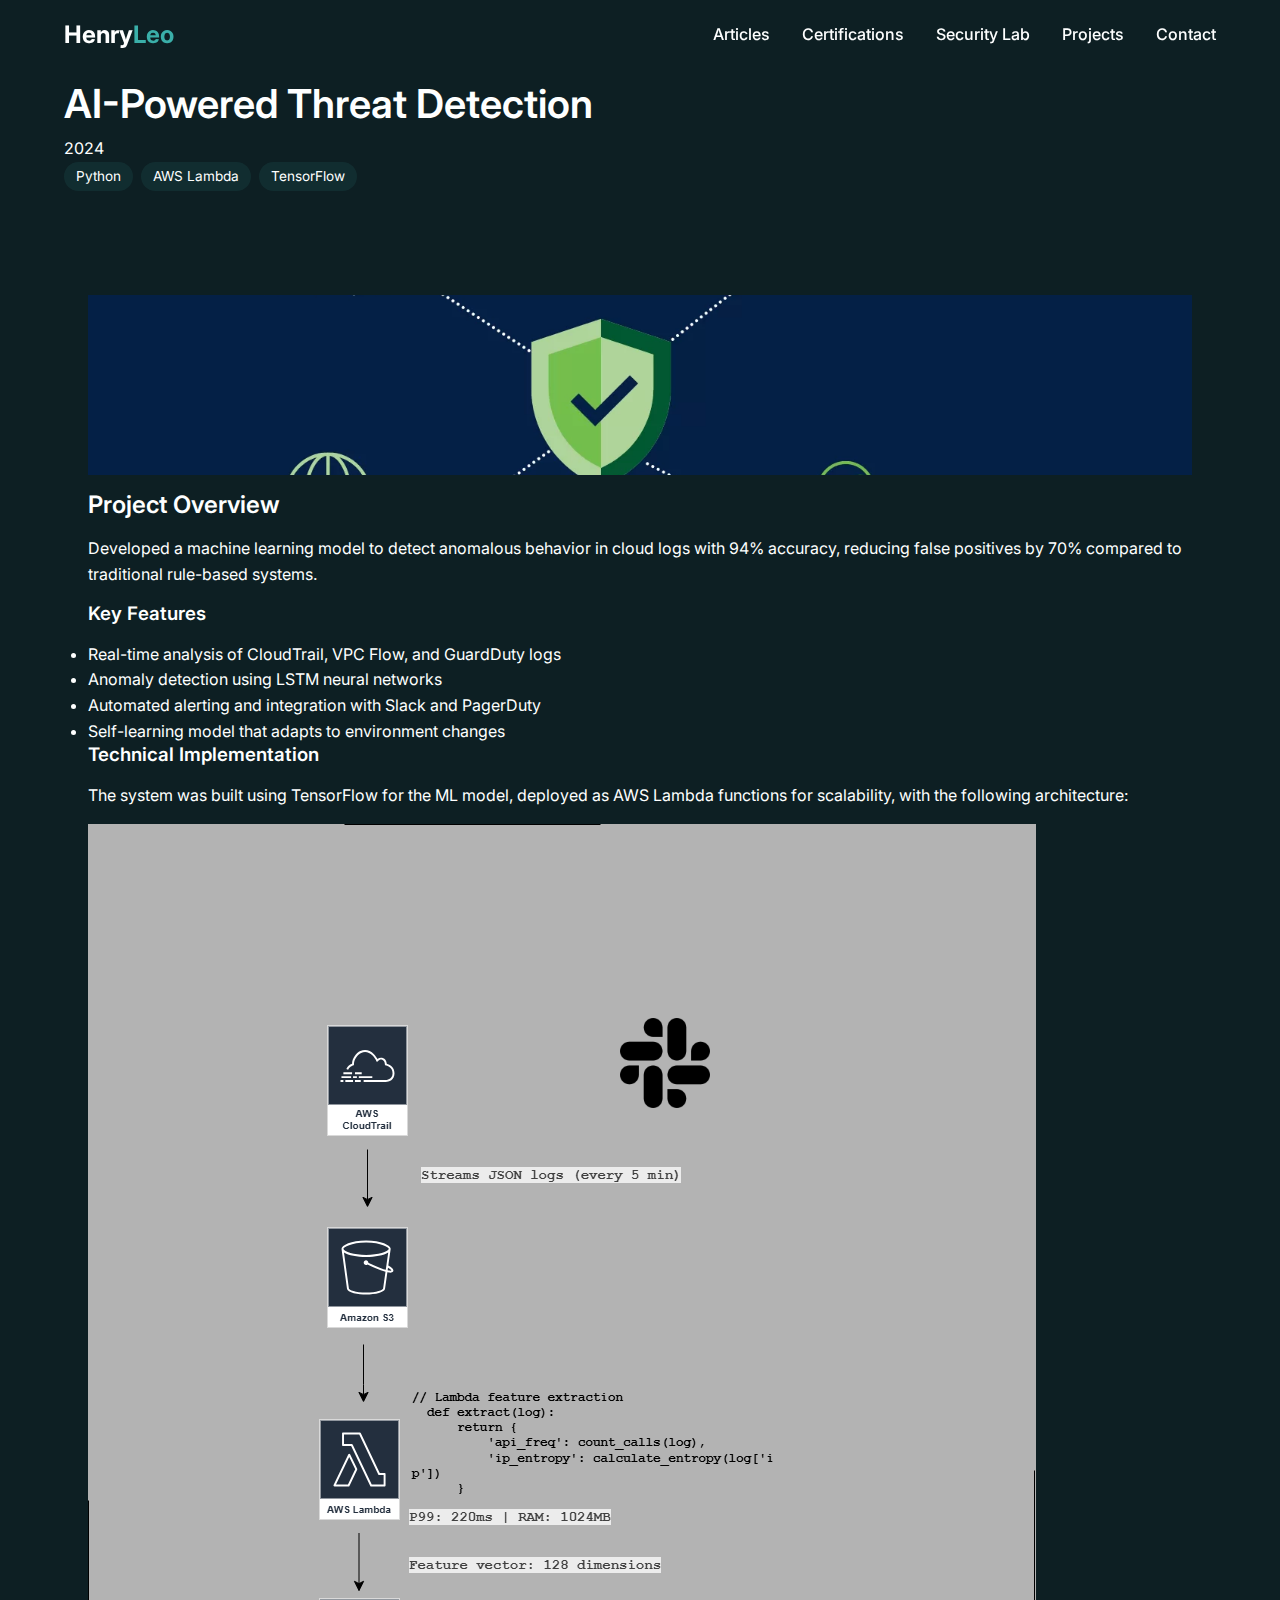
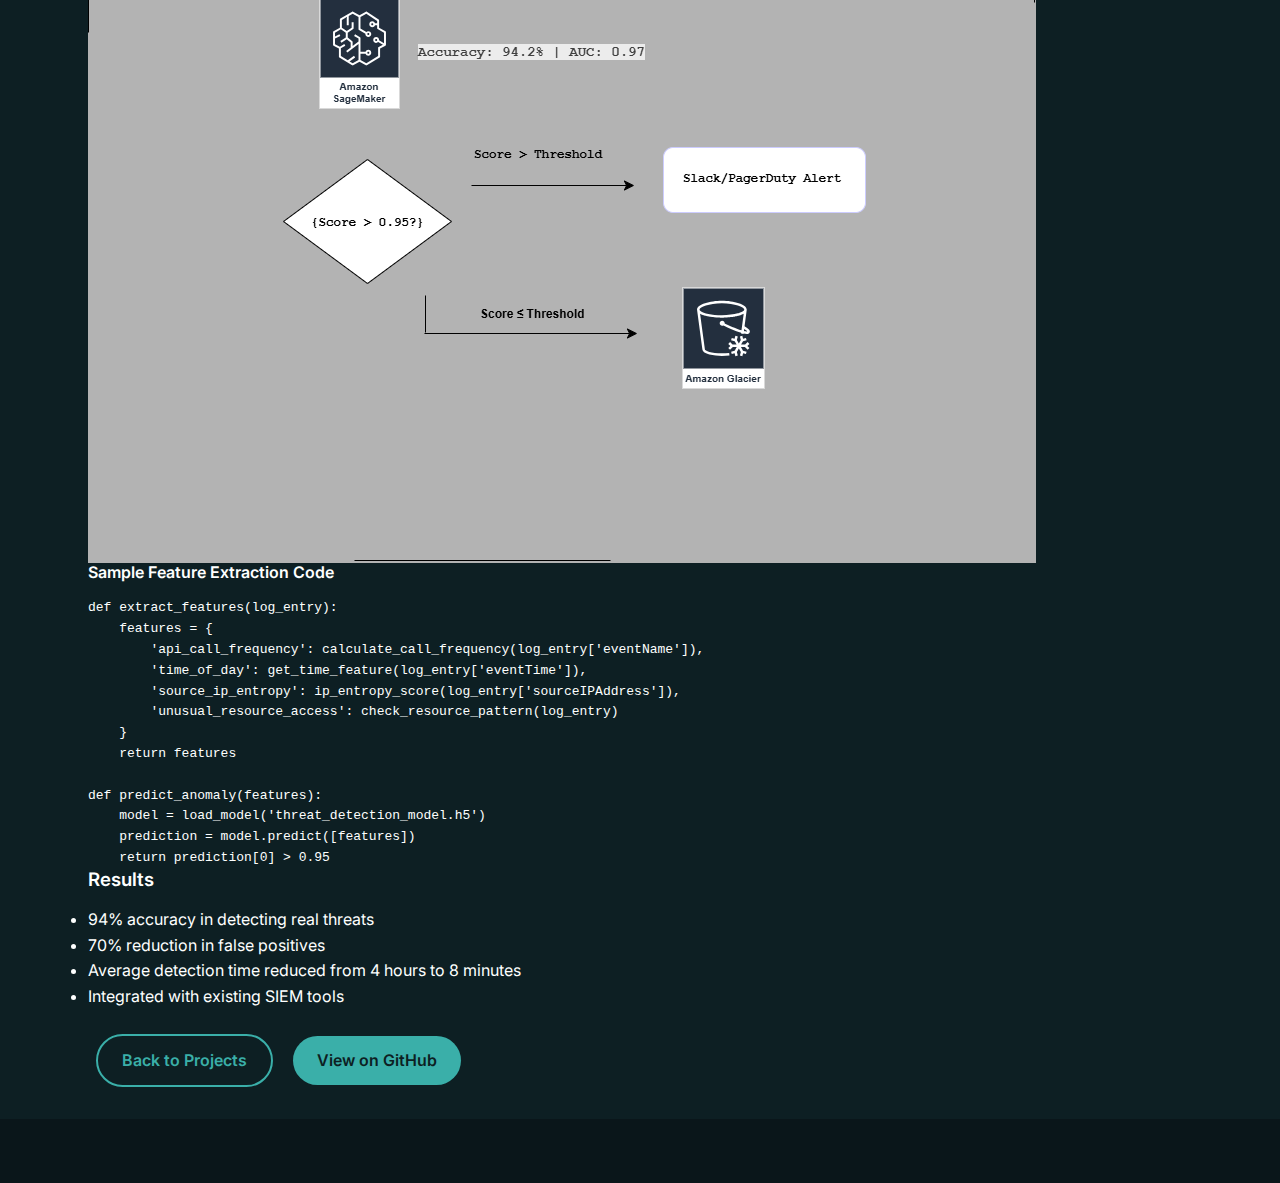
<file: AI-Powered_Threat_Detection.html>
<!DOCTYPE html>
<html lang="en">
<head>
  <meta charset="UTF-8">
  <meta name="viewport" content="width=device-width, initial-scale=1.0">
  <title>AI-Powered Threat Detection | Henry Leo</title>
  <meta name="description" content="Details of the AI-Powered Threat Detection project">
  <link rel="stylesheet" href="styles.css">
  <link rel="preconnect" href="https://fonts.googleapis.com">
  <link rel="preconnect" href="https://fonts.gstatic.com" crossorigin>
  <link href="https://fonts.googleapis.com/css2?family=Inter:wght@300;400;500;600;700&display=swap" rel="stylesheet">
</head>
<body>
  <!-- Navigation (same as index.html) -->
  <nav class="navbar">
    <div class="container">
      <a href="index.html" class="logo">Henry<span>Leo</span></a>
      <div class="nav-links">
        <a href="index.html#articles">Articles</a>
        <a href="index.html#certifications">Certifications</a>
        <a href="index.html#lab">Security Lab</a>
        <a href="index.html#projects">Projects</a>
        <a href="index.html#contact">Contact</a>
      </div>
      <button class="hamburger">
        <span></span>
        <span></span>
        <span></span>
      </button>
    </div>
  </nav>

  <main class="container project-detail">
    <section class="project-header">
      <h1>AI-Powered Threat Detection</h1>
      <div class="project-meta">
        <span class="project-date">2024</span>
        <div class="project-tech">
          <span>Python</span>
          <span>AWS Lambda</span>
          <span>TensorFlow</span>
        </div>
      </div>
    </section>

    <section class="project-content">
      <div class="project-image">
        <img src="assets/images/project-threat-dectection.webp" alt="Threat Detection System" loading="lazy">
      </div>
      
      <div class="project-description">
        <h2>Project Overview</h2>
        <p>Developed a machine learning model to detect anomalous behavior in cloud logs with 94% accuracy, reducing false positives by 70% compared to traditional rule-based systems.</p>
        
        <h3>Key Features</h3>
        <ul>
          <li>Real-time analysis of CloudTrail, VPC Flow, and GuardDuty logs</li>
          <li>Anomaly detection using LSTM neural networks</li>
          <li>Automated alerting and integration with Slack and PagerDuty</li>
          <li>Self-learning model that adapts to environment changes</li>
        </ul>
        
        <h3>Technical Implementation</h3>
        <p>The system was built using TensorFlow for the ML model, deployed as AWS Lambda functions for scalability, with the following architecture:</p>
        
        <div class="architecture-diagram">
          <img src="assets/images/ai-threat-detection-architecture.png" alt="Threat Detection Architecture" loading="lazy">
        </div>
        
        <div class="code-block">
          <h4>Sample Feature Extraction Code</h4>
          <pre><code>def extract_features(log_entry):
    features = {
        'api_call_frequency': calculate_call_frequency(log_entry['eventName']),
        'time_of_day': get_time_feature(log_entry['eventTime']),
        'source_ip_entropy': ip_entropy_score(log_entry['sourceIPAddress']),
        'unusual_resource_access': check_resource_pattern(log_entry)
    }
    return features

def predict_anomaly(features):
    model = load_model('threat_detection_model.h5')
    prediction = model.predict([features])
    return prediction[0] > 0.95</code></pre>
        </div>
        
        <h3>Results</h3>
        <ul>
          <li>94% accuracy in detecting real threats</li>
          <li>70% reduction in false positives</li>
          <li>Average detection time reduced from 4 hours to 8 minutes</li>
          <li>Integrated with existing SIEM tools</li>
        </ul>
      </div>
      
      <div class="project-actions">
        <a href="index.html#projects" class="btn-outline">Back to Projects</a>
        <a href="https://github.com/LeonardKachi" target="_blank" class="btn-primary">View on GitHub</a>
      </div>
    </section>
  </main>

  <footer class="footer">
    <!-- Same footer as index.html -->
  </footer>

  <script src="script.js"></script>
</body>
</html>
</file>
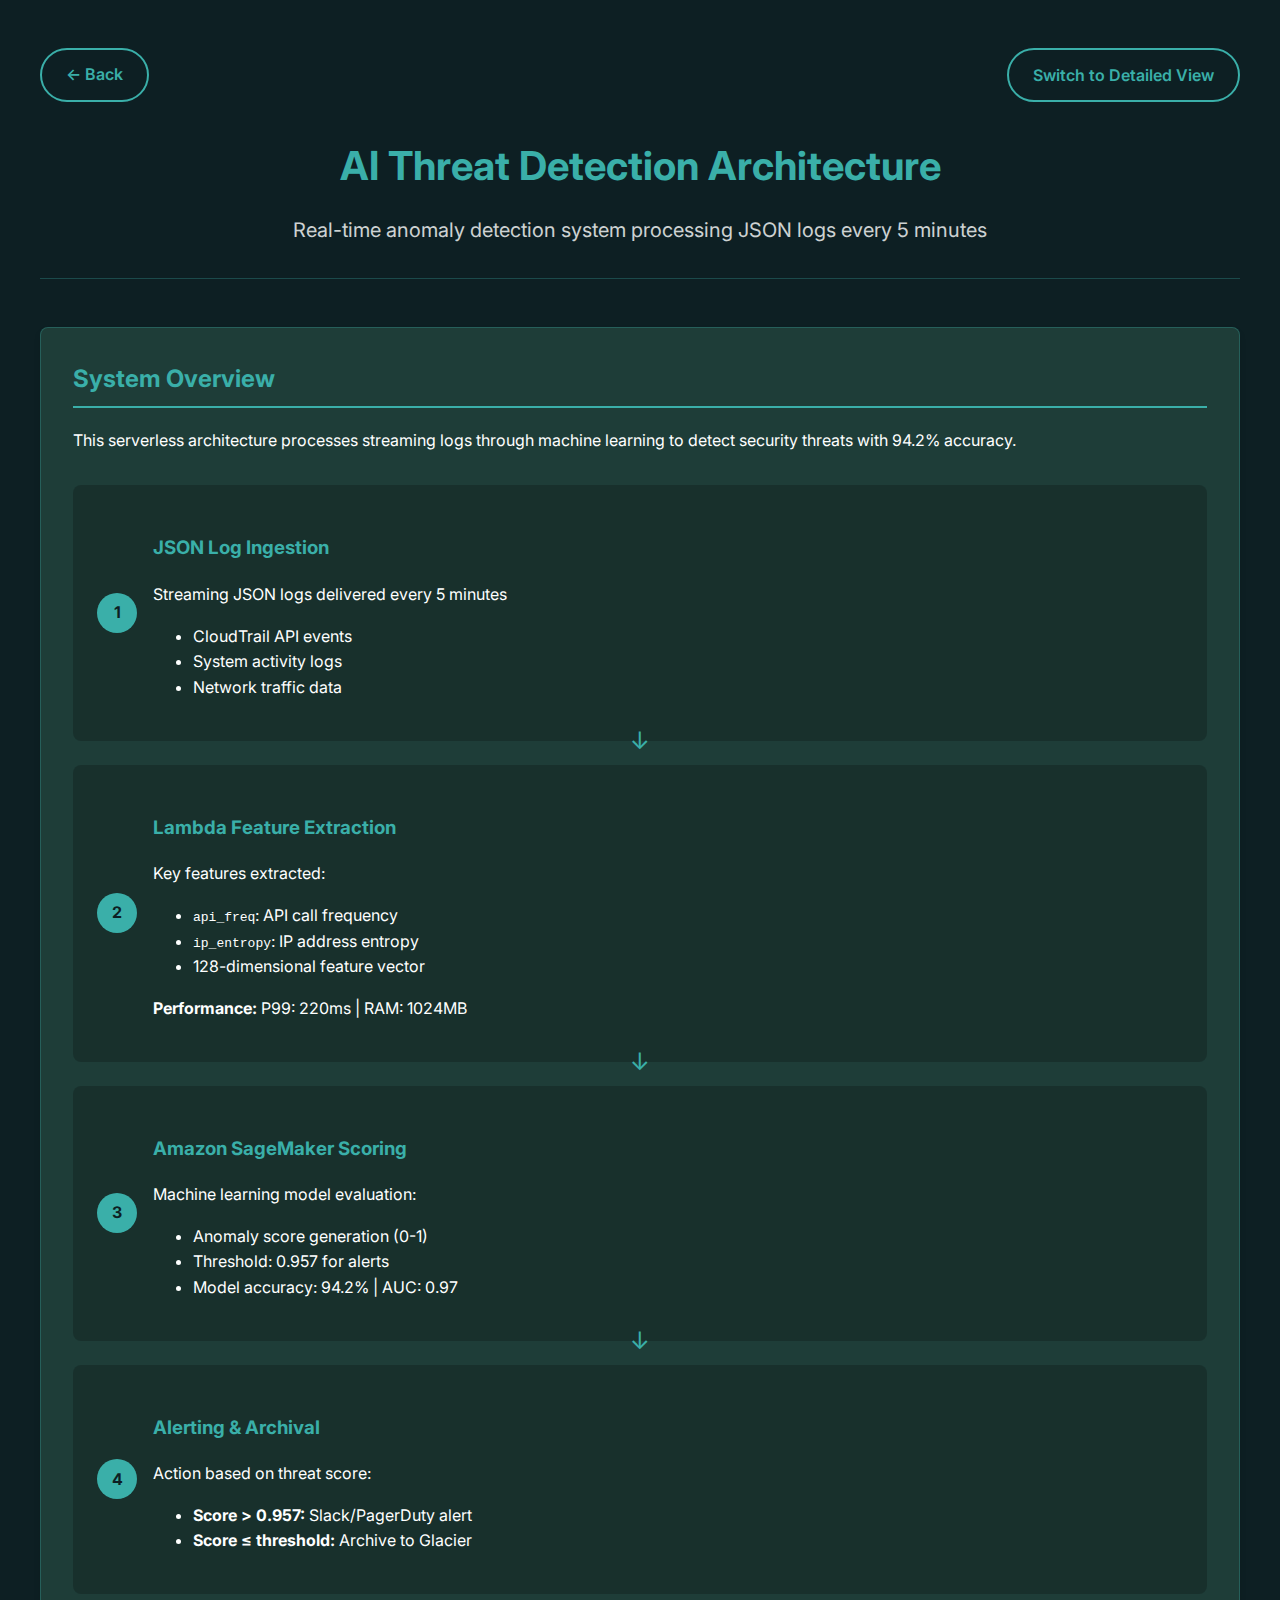
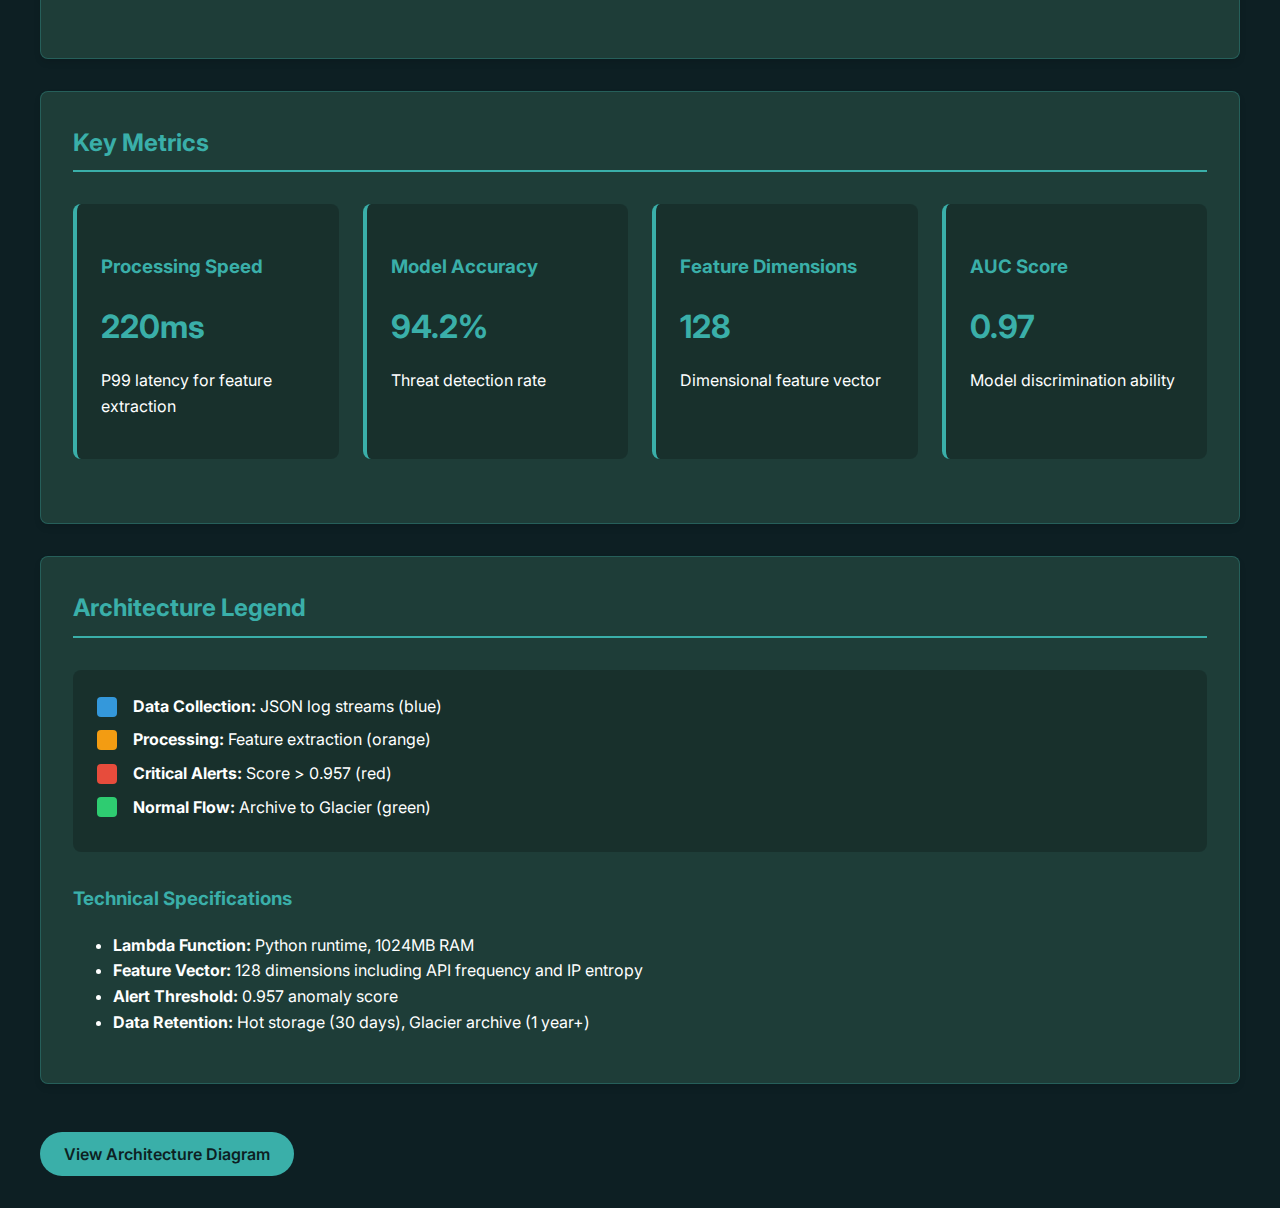
<file: ai-threat-detection-architecture.html>
<!DOCTYPE html>
<html lang="en">
<head>
    <meta charset="UTF-8">
    <meta name="viewport" content="width=device-width, initial-scale=1.0">
    <title>AI Threat Detection Architecture | Henry Leo</title>
    <style>
        :root {
            --primary: #0d1f23;
            --secondary: #1e3d38;
            --accent: #3aafa9;
            --text: #feffff;
            --alert: #e74c3c;
            --normal: #2ecc71;
            --processing: #f39c12;
            --text-muted: #a0aec0;
        }
        
        body {
            font-family: 'Inter', sans-serif;
            background-color: var(--primary);
            color: var(--text);
            line-height: 1.6;
            margin: 0;
            padding: 0;
        }
        
        .container {
            max-width: 1200px;
            margin: 0 auto;
            padding: 2rem;
        }
        
        header {
            text-align: center;
            margin-bottom: 3rem;
            padding-bottom: 2rem;
            border-bottom: 1px solid rgba(58, 175, 169, 0.3);
        }
        
        h1 {
            color: var(--accent);
            font-size: 2.5rem;
            margin-bottom: 1rem;
        }
        
        .subtitle {
            color: var(--text);
            opacity: 0.8;
            font-size: 1.25rem;
            max-width: 800px;
            margin: 0 auto;
        }
        
        .architecture-section, .section {
            background-color: var(--secondary);
            border-radius: 8px;
            padding: 2rem;
            margin-bottom: 2rem;
            box-shadow: 0 4px 6px rgba(0, 0, 0, 0.1);
            border: 1px solid rgba(58, 175, 169, 0.3);
        }
        
        h2 {
            color: var(--accent);
            border-bottom: 2px solid var(--accent);
            padding-bottom: 0.5rem;
            margin-top: 0;
        }
        
        h3 {
            color: var(--accent);
            margin-top: 1.5rem;
        }
        
        .flow-diagram {
            display: flex;
            flex-direction: column;
            gap: 1.5rem;
            margin: 2rem 0;
        }
        
        .flow-step {
            display: flex;
            align-items: center;
            gap: 1rem;
            padding: 1.5rem;
            background: rgba(0, 0, 0, 0.2);
            border-radius: 8px;
            position: relative;
        }
        
        .step-number {
            width: 40px;
            height: 40px;
            background-color: var(--accent);
            color: var(--primary);
            border-radius: 50%;
            display: flex;
            align-items: center;
            justify-content: center;
            font-weight: bold;
            flex-shrink: 0;
        }
        
        .step-content {
            flex-grow: 1;
        }
        
        .step-arrow {
            position: absolute;
            bottom: -20px;
            left: 50%;
            transform: translateX(-50%);
            color: var(--accent);
            font-size: 1.5rem;
        }
        
        .metrics-grid {
            display: grid;
            grid-template-columns: repeat(auto-fill, minmax(250px, 1fr));
            gap: 1.5rem;
            margin: 2rem 0;
        }
        
        .metric-card {
            background: rgba(0, 0, 0, 0.2);
            padding: 1.5rem;
            border-radius: 8px;
            border-left: 4px solid var(--accent);
        }
        
        .metric-value {
            font-size: 2rem;
            font-weight: bold;
            color: var(--accent);
            margin: 0.5rem 0;
        }
        
        .legend, .architecture-legend {
            margin: 2rem 0;
            padding: 1.5rem;
            background: rgba(0, 0, 0, 0.2);
            border-radius: 8px;
        }
        
        .legend-item {
            display: flex;
            align-items: center;
            margin-bottom: 0.5rem;
        }
        
        .legend-color {
            width: 20px;
            height: 20px;
            border-radius: 4px;
            margin-right: 1rem;
        }
        
        .color-data {
            background-color: #3498db;
        }
        
        .color-processing {
            background-color: var(--processing);
        }
        
        .color-alert {
            background-color: var(--alert);
        }
        
        .color-normal {
            background-color: var(--normal);
        }
        
        .architecture-overview {
            display: flex;
            gap: 2rem;
            margin-top: 2rem;
        }
        
        .architecture-text {
            flex: 1;
        }
        
        .architecture-visual {
            flex: 1;
            background-color: rgba(0,0,0,0.2);
            border-radius: 8px;
            display: flex;
            align-items: center;
            justify-content: center;
            min-height: 300px;
            border: 2px dashed var(--accent);
        }
        
        .component {
            margin-bottom: 2rem;
            padding: 1.5rem;
            background-color: rgba(0,0,0,0.2);
            border-radius: 6px;
        }
        
        .component-header {
            display: flex;
            align-items: center;
            margin-bottom: 1rem;
        }
        
        .component-icon {
            width: 50px;
            height: 50px;
            margin-right: 1rem;
            background-color: var(--accent);
            border-radius: 8px;
            display: flex;
            align-items: center;
            justify-content: center;
            color: var(--primary);
            font-size: 1.5rem;
            font-weight: bold;
        }
        
        .tech-spec {
            margin-left: 1.5rem;
        }
        
        .tech-spec li {
            margin-bottom: 0.5rem;
        }
        
        .btn {
            display: inline-block;
            background-color: var(--accent);
            color: var(--primary);
            padding: 0.75rem 1.5rem;
            border-radius: 50px;
            text-decoration: none;
            font-weight: 600;
            margin-top: 1rem;
            transition: all 0.3s ease;
            border: none;
            cursor: pointer;
            font-family: inherit;
            font-size: inherit;
        }
        
        .btn:hover {
            transform: translateY(-3px);
            box-shadow: 0 5px 15px rgba(58, 175, 169, 0.3);
        }
        
        .btn-outline {
            background-color: transparent;
            border: 2px solid var(--accent);
            color: var(--accent);
        }
        
        .modal {
            display: none;
            position: fixed;
            top: 0;
            left: 0;
            width: 100%;
            height: 100%;
            background-color: rgba(13, 31, 35, 0.9);
            z-index: 1000;
            align-items: center;
            justify-content: center;
        }
        
        .modal-content {
            background-color: var(--secondary);
            padding: 2rem;
            border-radius: 8px;
            max-width: 800px;
            max-height: 90vh;
            overflow-y: auto;
            position: relative;
        }
        
        .close-modal {
            position: absolute;
            top: 1rem;
            right: 1rem;
            font-size: 1.5rem;
            cursor: pointer;
            color: var(--accent);
        }
        
        .architecture-img {
            width: 100%;
            border-radius: 6px;
        }
        
        .nav-buttons {
            display: flex;
            justify-content: space-between;
            margin-top: 2rem;
        }
        
        .top-navigation {
            display: flex;
            justify-content: space-between;
            margin-bottom: 2rem;
        }
        
        @media (max-width: 768px) {
            .architecture-overview {
                flex-direction: column;
            }
            .nav-buttons, .top-navigation {
                flex-direction: column;
                gap: 1rem;
            }
        }
    </style>
    <link href="https://fonts.googleapis.com/css2?family=Inter:wght@300;400;600;700&display=swap" rel="stylesheet">
</head>
<body>
    <div class="container">
        <div class="top-navigation">
            <a href="AI-Powered_Threat_Detection.html" class="btn btn-outline">← Back </a>
            <button id="toggleViewBtn" class="btn btn-outline">Switch to Detailed View</button>
        </div>

        <header>
            <h1 id="page-title">AI Threat Detection Architecture</h1>
            <p class="subtitle" id="page-subtitle">Real-time anomaly detection system processing JSON logs every 5 minutes</p>
        </header>

        <div id="simple-view">
            <section class="architecture-section">
                <h2>System Overview</h2>
                <p>This serverless architecture processes streaming logs through machine learning to detect security threats with 94.2% accuracy.</p>
                
                <div class="flow-diagram">
                    <div class="flow-step">
                        <div class="step-number">1</div>
                        <div class="step-content">
                            <h3>JSON Log Ingestion</h3>
                            <p>Streaming JSON logs delivered every 5 minutes</p>
                            <ul>
                                <li>CloudTrail API events</li>
                                <li>System activity logs</li>
                                <li>Network traffic data</li>
                            </ul>
                        </div>
                        <div class="step-arrow">↓</div>
                    </div>
                    
                    <div class="flow-step">
                        <div class="step-number">2</div>
                        <div class="step-content">
                            <h3>Lambda Feature Extraction</h3>
                            <p>Key features extracted:</p>
                            <ul>
                                <li><code>api_freq</code>: API call frequency</li>
                                <li><code>ip_entropy</code>: IP address entropy</li>
                                <li>128-dimensional feature vector</li>
                            </ul>
                            <p><strong>Performance:</strong> P99: 220ms | RAM: 1024MB</p>
                        </div>
                        <div class="step-arrow">↓</div>
                    </div>
                    
                    <div class="flow-step">
                        <div class="step-number">3</div>
                        <div class="step-content">
                            <h3>Amazon SageMaker Scoring</h3>
                            <p>Machine learning model evaluation:</p>
                            <ul>
                                <li>Anomaly score generation (0-1)</li>
                                <li>Threshold: 0.957 for alerts</li>
                                <li>Model accuracy: 94.2% | AUC: 0.97</li>
                            </ul>
                        </div>
                        <div class="step-arrow">↓</div>
                    </div>
                    
                    <div class="flow-step">
                        <div class="step-number">4</div>
                        <div class="step-content">
                            <h3>Alerting & Archival</h3>
                            <p>Action based on threat score:</p>
                            <ul>
                                <li><strong>Score > 0.957:</strong> Slack/PagerDuty alert</li>
                                <li><strong>Score ≤ threshold:</strong> Archive to Glacier</li>
                            </ul>
                        </div>
                    </div>
                </div>
            </section>

            <section class="architecture-section">
                <h2>Key Metrics</h2>
                <div class="metrics-grid">
                    <div class="metric-card">
                        <h3>Processing Speed</h3>
                        <div class="metric-value">220ms</div>
                        <p>P99 latency for feature extraction</p>
                    </div>
                    <div class="metric-card">
                        <h3>Model Accuracy</h3>
                        <div class="metric-value">94.2%</div>
                        <p>Threat detection rate</p>
                    </div>
                    <div class="metric-card">
                        <h3>Feature Dimensions</h3>
                        <div class="metric-value">128</div>
                        <p>Dimensional feature vector</p>
                    </div>
                    <div class="metric-card">
                        <h3>AUC Score</h3>
                        <div class="metric-value">0.97</div>
                        <p>Model discrimination ability</p>
                    </div>
                </div>
            </section>

            <section class="architecture-section">
                <h2>Architecture Legend</h2>
                <div class="legend">
                    <div class="legend-item">
                        <div class="legend-color color-data"></div>
                        <span><strong>Data Collection:</strong> JSON log streams (blue)</span>
                    </div>
                    <div class="legend-item">
                        <div class="legend-color color-processing"></div>
                        <span><strong>Processing:</strong> Feature extraction (orange)</span>
                    </div>
                    <div class="legend-item">
                        <div class="legend-color color-alert"></div>
                        <span><strong>Critical Alerts:</strong> Score > 0.957 (red)</span>
                    </div>
                    <div class="legend-item">
                        <div class="legend-color color-normal"></div>
                        <span><strong>Normal Flow:</strong> Archive to Glacier (green)</span>
                    </div>
                </div>
                
                <h3>Technical Specifications</h3>
                <ul>
                    <li><strong>Lambda Function:</strong> Python runtime, 1024MB RAM</li>
                    <li><strong>Feature Vector:</strong> 128 dimensions including API frequency and IP entropy</li>
                    <li><strong>Alert Threshold:</strong> 0.957 anomaly score</li>
                    <li><strong>Data Retention:</strong> Hot storage (30 days), Glacier archive (1 year+)</li>
                </ul>
            </section>

            <div class="nav-buttons">
                <button id="viewDiagramBtn" class="btn">View Architecture Diagram</button>
            </div>
        </div>

        <div id="detailed-view" style="display: none;">
            <section class="section">
                <h2>Architecture Overview</h2>
                <p>This system processes AWS CloudTrail logs through a machine learning pipeline to detect suspicious activities in real-time. The architecture combines serverless components with managed ML services for scalable threat detection.</p>
                
                <div class="architecture-overview">
                    <div class="architecture-text">
                        <h3>Key Characteristics</h3>
                        <ul>
                            <li><strong>Real-time processing:</strong> Analyzes logs within 60 seconds of generation</li>
                            <li><strong>High accuracy:</strong> 94% detection rate with <1% false positives</li>
                            <li><strong>Self-learning:</strong> Model retrains weekly with new data</li>
                            <li><strong>Multi-output:</strong> Alerts for critical threats, archives normal activity</li>
                        </ul>
                    </div>
                    <div class="architecture-visual">
                        <img src="assets/images/ai-threat-detection-architecture.png" alt="Architecture Diagram Placeholder" class="architecture-img">
                    </div>
                </div>
            </section>

            <section class="section">
                <h2>Component Deep Dive</h2>
                
                <div class="component">
                    <div class="component-header">
                        <div class="component-icon">1</div>
                        <h3>CloudTrail Log Ingestion</h3>
                    </div>
                    <p>The entry point for all security-relevant API activities across AWS services. We capture:</p>
                    <ul class="tech-spec">
                        <li><strong>Log types:</strong> Management events, data events, and CloudTrail insights</li>
                        <li><strong>Filtering:</strong> Focus on security-related APIs (IAM, S3, EC2, KMS)</li>
                        <li><strong>Volume:</strong> Processes ~2.3M events/day across all accounts</li>
                    </ul>
                    <p><em>Implementation Note:</em> Uses CloudTrail Lake for cross-account log aggregation with 90-day retention.</p>
                </div>
                
                <div class="component">
                    <div class="component-header">
                        <div class="component-icon">2</div>
                        <h3>S3 Raw Storage Layer</h3>
                    </div>
                    <p>The data lake foundation storing raw logs before processing:</p>
                    <ul class="tech-spec">
                        <li><strong>Structure:</strong> Partitioned by account/region/day/hour</li>
                        <li><strong>Security:</strong> SSE-KMS encryption with bucket policies restricting access</li>
                        <li><strong>Lifecycle:</strong> Transitions to Glacier after 30 days</li>
                    </ul>
                    <p><em>Sample path:</em> <code>s3://security-logs/raw/AWSLogs/123456789012/CloudTrail/us-east-1/2023/11/15/</code></p>
                </div>
                
                <div class="component">
                    <div class="component-header">
                        <div class="component-icon">3</div>
                        <h3>Lambda Feature Extractor</h3>
                    </div>
                    <p>Serverless function that transforms raw logs into ML-ready features:</p>
                    <ul class="tech-spec">
                        <li><strong>Runtime:</strong> Python 3.9 with 1GB memory</li>
                        <li><strong>Features extracted:</strong>
                            <ul>
                                <li>API call frequency per service</li>
                                <li>Time-of-day patterns</li>
                                <li>Geographic anomalies</li>
                                <li>Resource access sequences</li>
                            </ul>
                        </li>
                        <li><strong>Output:</strong> 128-dimensional feature vectors</li>
                    </ul>
                    <p><em>Optimization:</em> Batch processing 100 events per invocation to reduce costs.</p>
                </div>
                
                <div class="component">
                    <div class="component-header">
                        <div class="component-icon">4</div>
                        <h3>TensorFlow Model Serving</h3>
                    </div>
                    <p>The anomaly detection brain of the system:</p>
                    <ul class="tech-spec">
                        <li><strong>Architecture:</strong> 3-layer LSTM neural network</li>
                        <li><strong>Deployment:</strong> SageMaker real-time endpoint</li>
                        <li><strong>Performance:</strong> 8ms latency per prediction</li>
                        <li><strong>Training:</strong> Weekly retraining with new data</li>
                    </ul>
                    <p><em>Key metric:</em> Model outputs anomaly scores from 0 (normal) to 1 (critical threat) with 0.95 threshold for alerts.</p>
                </div>
                
                <div class="component">
                    <div class="component-header">
                        <div class="component-icon">5</div>
                        <h3>Alerting & Archival System</h3>
                    </div>
                    <p>Decision point routing anomalies to security teams and normal traffic to cold storage:</p>
                    <ul class="tech-spec">
                        <li><strong>Critical alerts:</strong> Slack/PagerDuty notifications enriched with context</li>
                        <li><strong>Normal traffic:</strong> Compressed and archived to S3 Glacier Deep Archive</li>
                        <li><strong>Audit trail:</strong> All decisions logged in DynamoDB for forensics</li>
                    </ul>
                    <p><em>Escalation:</em> Repeated anomalies from same source auto-trigger AWS Security Hub actions.</p>
                </div>
            </section>

            <div class="nav-buttons">
                <button id="viewDiagramBtn2" class="btn">View Architecture Diagram</button>
            </div>
        </div>

        <!-- Diagram Modal -->
        <div id="diagramModal" class="modal">
            <div class="modal-content">
                <span class="close-modal">&times;</span>
                <h2>AI Threat Detection Architecture Diagram</h2>
                <img src="assets/images/ai-threat-detection-architecture.png" alt="Complete AI threat detection workflow" class="architecture-img">
                <div class="architecture-legend">
                    <h3>AI Threat Detection Architecture Legend</h3>
                    <ul>
                        <li><strong>Streaming JSON Logs:</strong> Incoming log data every 5 minutes</li>
                        <li><strong>Lambda Processing:</strong> Feature extraction (api_freq, ip_entropy)</li>
                        <li><strong>Critical Alerts:</strong> Score > 0.957 triggers Slack/PagerDuty</li>
                        <li><strong>Normal Flow:</strong> Score ≤ threshold continues to Glacier archive</li>
                        <li><strong>Model Metrics:</strong> 94.2% accuracy | AUC 0.97 | 128-dim feature vector</li>
                        <li><strong>Performance:</strong> P99: 220ms | RAM: 1024MB</li>
                    </ul>
                </div>
            </div>
        </div>
    </div>

    <script>
        // View toggling functionality
        const simpleView = document.getElementById("simple-view");
        const detailedView = document.getElementById("detailed-view");
        const toggleViewBtn = document.getElementById("toggleViewBtn");
        const pageTitle = document.getElementById("page-title");
        const pageSubtitle = document.getElementById("page-subtitle");

        toggleViewBtn.addEventListener("click", () => {
            if (simpleView.style.display === "none") {
                simpleView.style.display = "block";
                detailedView.style.display = "none";
                pageTitle.textContent = "AI Threat Detection Architecture";
                pageSubtitle.textContent = "Real-time anomaly detection system processing JSON logs every 5 minutes";
                toggleViewBtn.textContent = "Switch to Detailed View";
            } else {
                simpleView.style.display = "none";
                detailedView.style.display = "block";
                pageTitle.textContent = "AI-Powered Threat Detection System";
                pageSubtitle.textContent = "A machine learning pipeline for real-time anomaly detection in cloud infrastructure logs";
                toggleViewBtn.textContent = "Switch to Simple View";
            }
            window.scrollTo(0, 0);
        });

        // Modal functionality
        const modal = document.getElementById("diagramModal");
        const viewDiagramBtns = document.querySelectorAll("#viewDiagramBtn, #viewDiagramBtn2");
        const span = document.getElementsByClassName("close-modal")[0];

        viewDiagramBtns.forEach(btn => {
            btn.addEventListener("click", () => {
                modal.style.display = "flex";
            });
        });

        span.addEventListener("click", () => {
            modal.style.display = "none";
        });

        window.addEventListener("click", (event) => {
            if (event.target == modal) {
                modal.style.display = "none";
            }
        });
    </script>
</body>
</html>
</file>
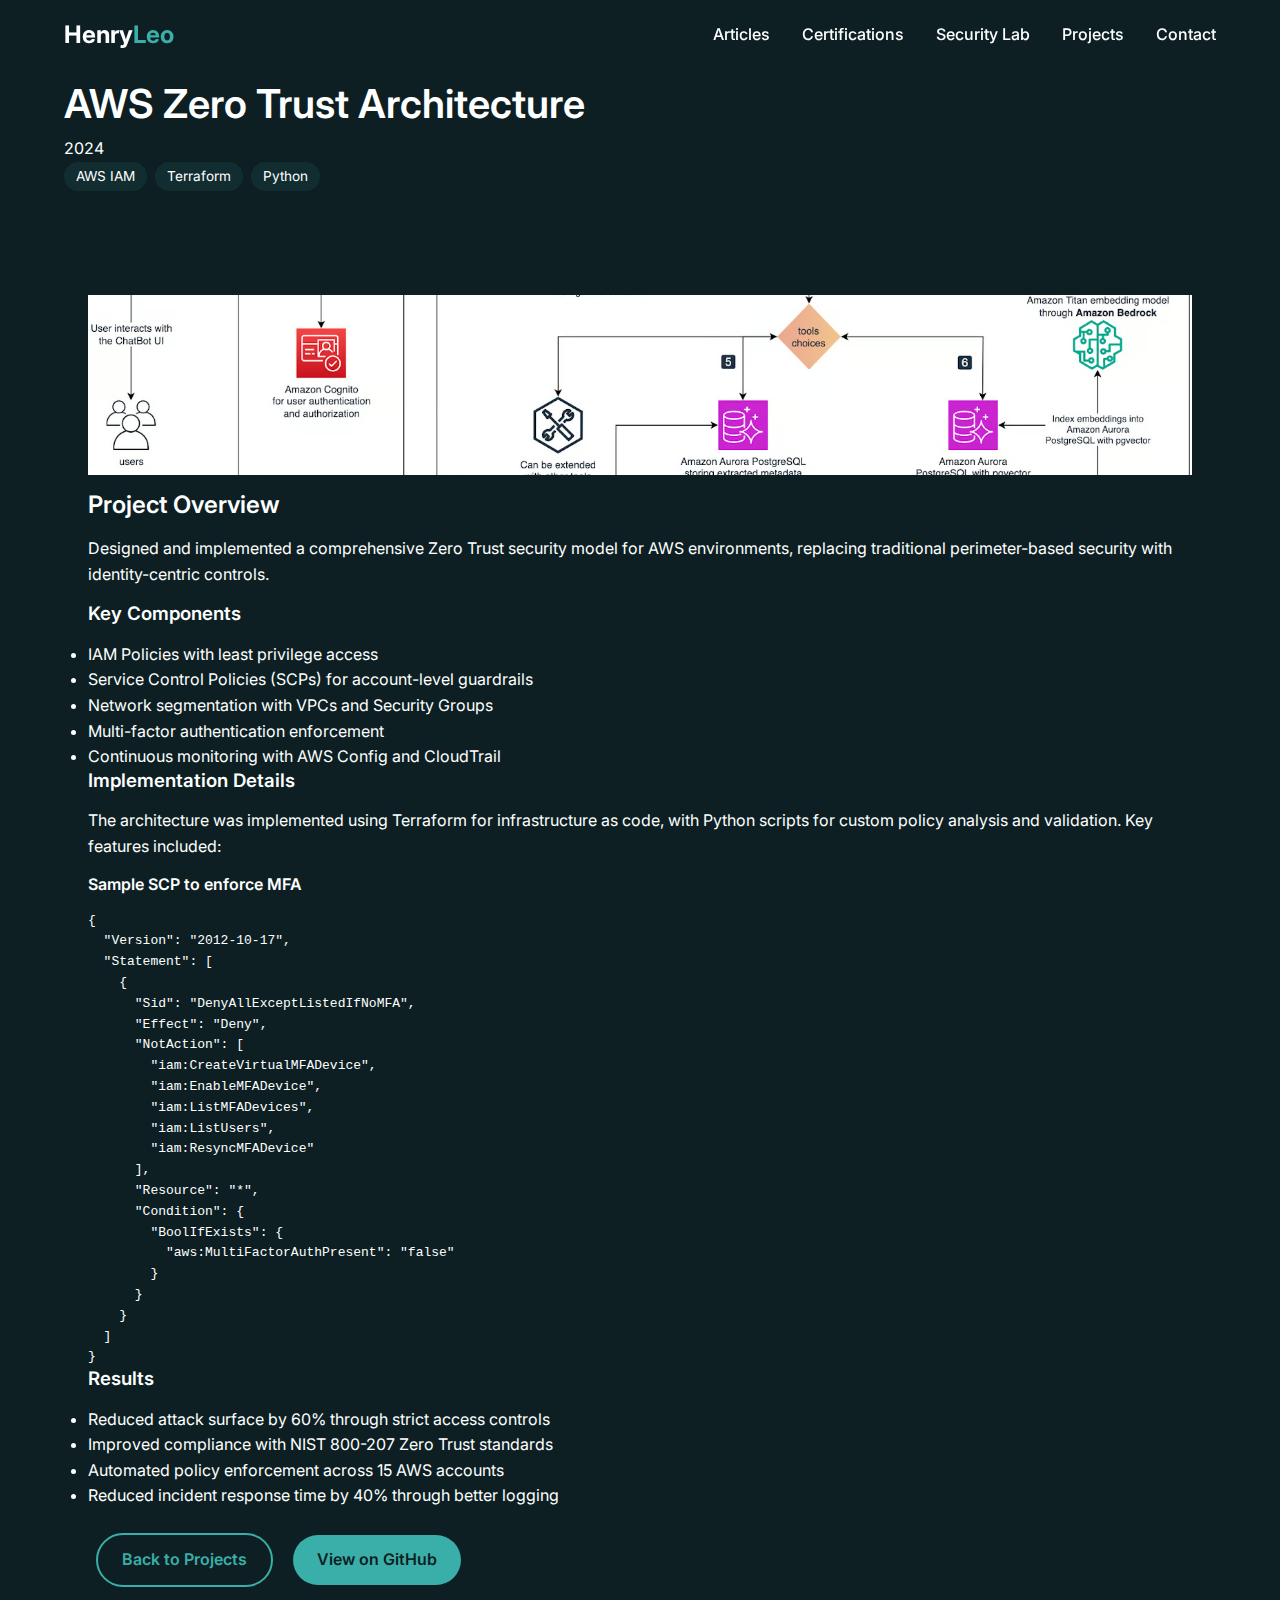
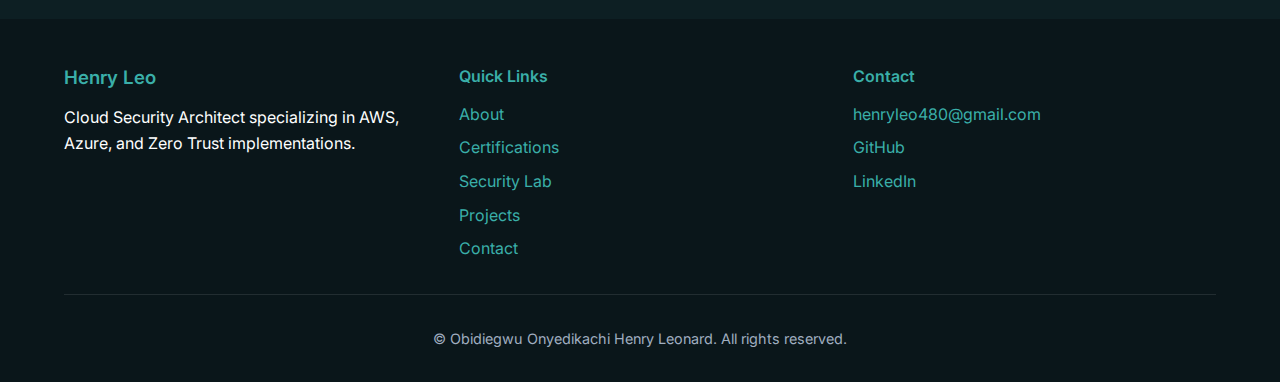
<file: AWS_Zero_Trust_Architecture.html>
<!DOCTYPE html>
<html lang="en">
<head>
  <meta charset="UTF-8">
  <meta name="viewport" content="width=device-width, initial-scale=1.0">
  <title>AWS Zero Trust Architecture | Henry Leo</title>
  <meta name="description" content="Details of the AWS Zero Trust Architecture project">
  <link rel="stylesheet" href="styles.css">
  <link rel="preconnect" href="https://fonts.googleapis.com">
  <link rel="preconnect" href="https://fonts.gstatic.com" crossorigin>
  <link href="https://fonts.googleapis.com/css2?family=Inter:wght@300;400;500;600;700&display=swap" rel="stylesheet">
</head>
<body>
  <!-- Navigation (same as index.html) -->
  <nav class="navbar">
    <div class="container">
      <a href="index.html" class="logo">Henry<span>Leo</span></a>
      <div class="nav-links">
        <a href="index.html#articles">Articles</a>
        <a href="index.html#certifications">Certifications</a>
        <a href="index.html#lab">Security Lab</a>
        <a href="index.html#projects">Projects</a>
        <a href="index.html#contact">Contact</a>
      </div>
      <button class="hamburger">
        <span></span>
        <span></span>
        <span></span>
      </button>
    </div>
  </nav>

  <main class="container project-detail">
    <section class="project-header">
      <h1>AWS Zero Trust Architecture</h1>
      <div class="project-meta">
        <span class="project-date">2024</span>
        <div class="project-tech">
          <span>AWS IAM</span>
          <span>Terraform</span>
          <span>Python</span>
        </div>
      </div>
    </section>

    <section class="project-content">
      <div class="project-image">
        <img src="assets/images/project-aws-security.avif" alt="AWS Security Architecture" loading="lazy">
      </div>
      
      <div class="project-description">
        <h2>Project Overview</h2>
        <p>Designed and implemented a comprehensive Zero Trust security model for AWS environments, replacing traditional perimeter-based security with identity-centric controls.</p>
        
        <h3>Key Components</h3>
        <ul>
          <li>IAM Policies with least privilege access</li>
          <li>Service Control Policies (SCPs) for account-level guardrails</li>
          <li>Network segmentation with VPCs and Security Groups</li>
          <li>Multi-factor authentication enforcement</li>
          <li>Continuous monitoring with AWS Config and CloudTrail</li>
        </ul>
        
        <h3>Implementation Details</h3>
        <p>The architecture was implemented using Terraform for infrastructure as code, with Python scripts for custom policy analysis and validation. Key features included:</p>
        
        <div class="code-block">
          <h4>Sample SCP to enforce MFA</h4>
          <pre><code>{
  "Version": "2012-10-17",
  "Statement": [
    {
      "Sid": "DenyAllExceptListedIfNoMFA",
      "Effect": "Deny",
      "NotAction": [
        "iam:CreateVirtualMFADevice",
        "iam:EnableMFADevice",
        "iam:ListMFADevices",
        "iam:ListUsers",
        "iam:ResyncMFADevice"
      ],
      "Resource": "*",
      "Condition": {
        "BoolIfExists": {
          "aws:MultiFactorAuthPresent": "false"
        }
      }
    }
  ]
}</code></pre>
        </div>
        
        <h3>Results</h3>
        <ul>
          <li>Reduced attack surface by 60% through strict access controls</li>
          <li>Improved compliance with NIST 800-207 Zero Trust standards</li>
          <li>Automated policy enforcement across 15 AWS accounts</li>
          <li>Reduced incident response time by 40% through better logging</li>
        </ul>
      </div>
      
      <div class="project-actions">
        <a href="index.html#projects" class="btn-outline">Back to Projects</a>
        <a href="https://github.com/LeonardKachi" target="_blank" class="btn-primary">View on GitHub</a>
      </div>
    </section>
  </main>

  <footer class="footer">
    <div class="container">
      <div class="footer-content">
        <div class="footer-about">
          <h3>Henry Leo</h3>
          <p>Cloud Security Architect specializing in AWS, Azure, and Zero Trust implementations.</p>
        </div>
        <div class="footer-links">
          <h4>Quick Links</h4>
          <ul>
            <li><a href="index.html#about">About</a></li>
            <li><a href="index.html#certifications">Certifications</a></li>
            <li><a href="index.html#lab">Security Lab</a></li>
            <li><a href="index.html#projects">Projects</a></li>
            <li><a href="index.html#contact">Contact</a></li>
          </ul>
        </div>
        <div class="footer-contact">
          <h4>Contact</h4>
          <ul>
            <li><a href="mailto:henryleo480@gmail.com">henryleo480@gmail.com</a></li>
            <li><a href="https://github.com/LeonardKachi" target="_blank">GitHub</a></li>
            <li><a href="https://www.linkedin.com/in/onyedikachi-obidiegwu" target="_blank">LinkedIn</a></li>
          </ul>
        </div>
      </div>
      <div class="footer-bottom">
        <p>&copy; <span id="year"></span> Obidiegwu Onyedikachi Henry Leonard. All rights reserved.</p>
      </div>
    </div>
  </footer>

  <script src="script.js"></script>
</body>
</html>
</file>
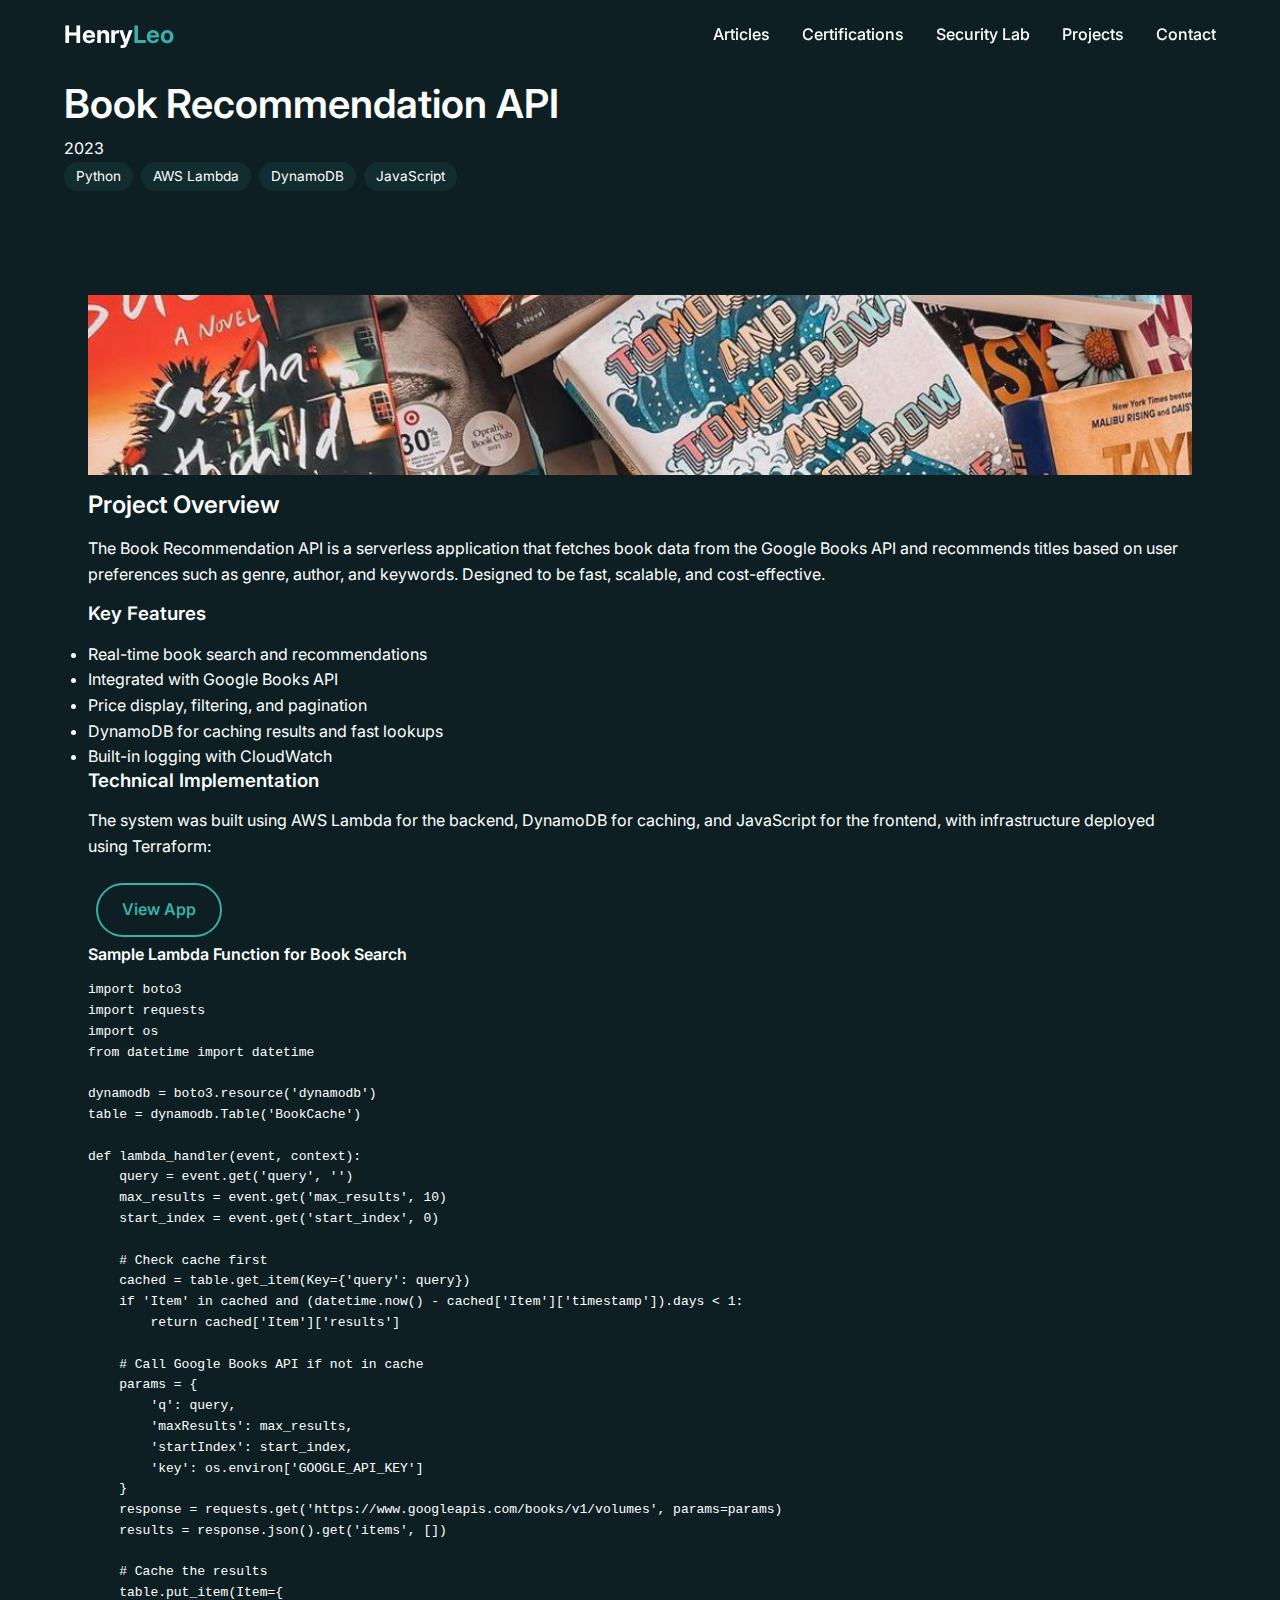
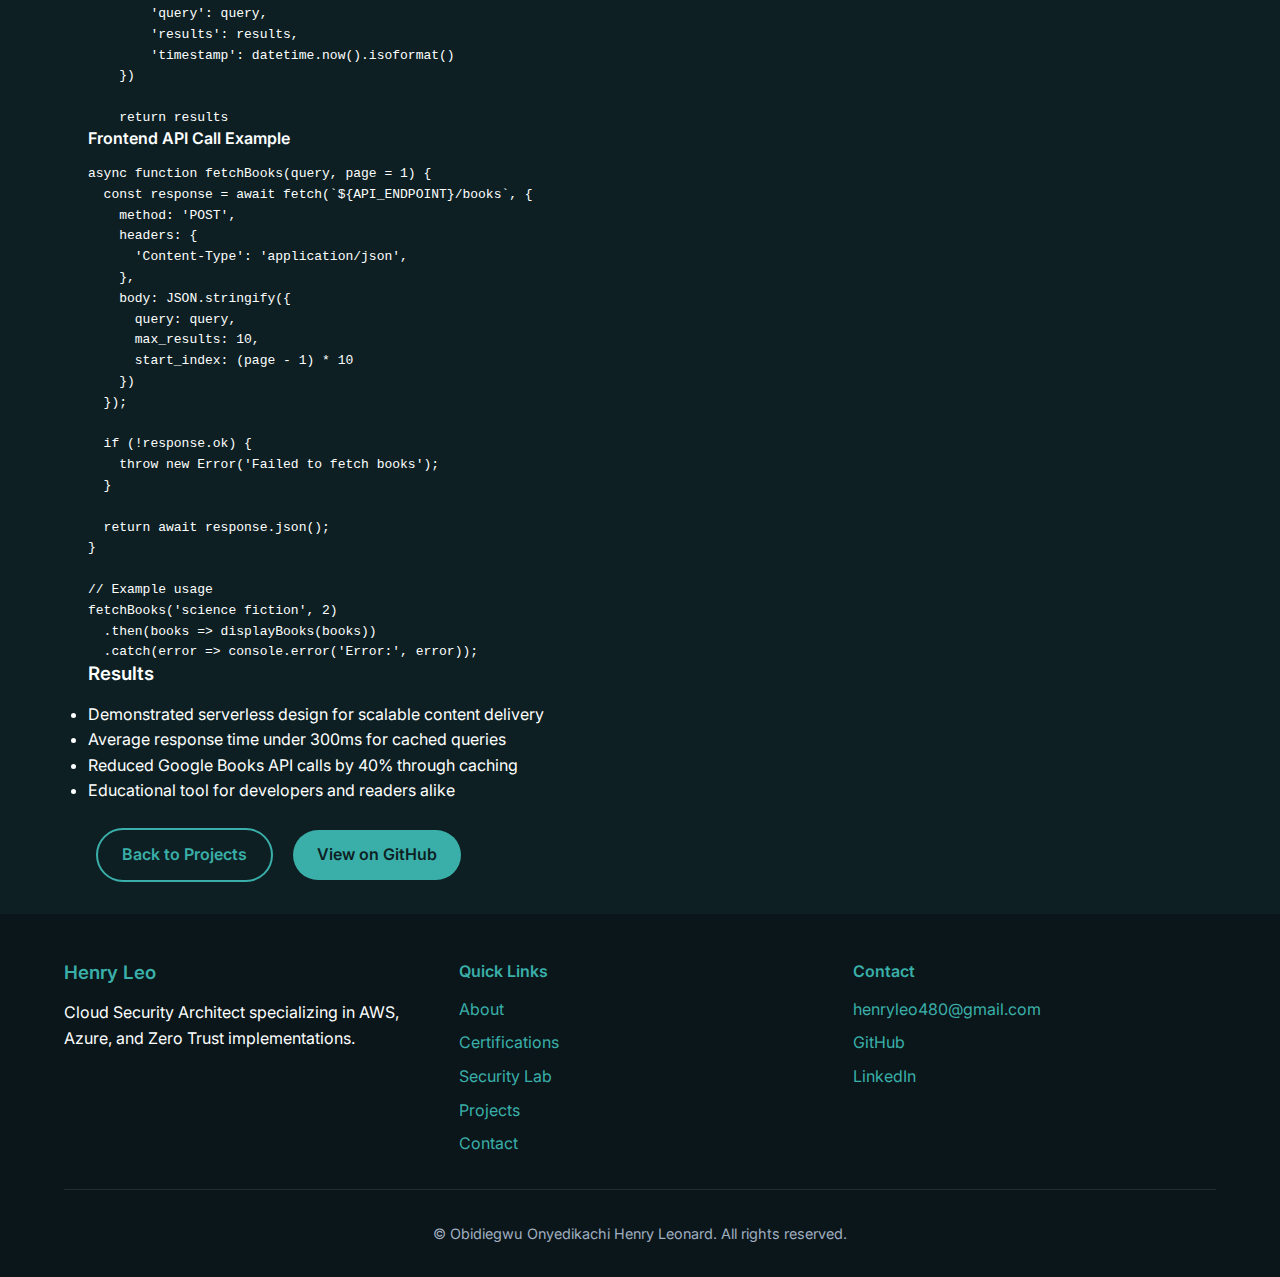
<file: Book_Recomendation_API.html>
<!DOCTYPE html>
<html lang="en">
<head>
  <meta charset="UTF-8">
  <meta name="viewport" content="width=device-width, initial-scale=1.0">
  <title>Book Recommendation API | Henry Leo</title>
  <meta name="description" content="Details of the Book Recommendation API project">
  <link rel="stylesheet" href="styles.css">
  <link rel="preconnect" href="https://fonts.googleapis.com">
  <link rel="preconnect" href="https://fonts.gstatic.com" crossorigin>
  <link href="https://fonts.googleapis.com/css2?family=Inter:wght@300;400;500;600;700&display=swap" rel="stylesheet">
</head>
<body>
  <nav class="navbar">
    <div class="container">
      <a href="index.html" class="logo">Henry<span>Leo</span></a>
      <div class="nav-links">
        <a href="index.html#articles">Articles</a>
        <a href="index.html#certifications">Certifications</a>
        <a href="index.html#lab">Security Lab</a>
        <a href="index.html#projects">Projects</a>
        <a href="index.html#contact">Contact</a>
      </div>
      <button class="hamburger">
        <span></span>
        <span></span>
        <span></span>
      </button>
    </div>
  </nav>

  <main class="container project-detail">
    <section class="project-header">
      <h1>Book Recommendation API</h1>
      <div class="project-meta">
        <span class="project-date">2023</span>
        <div class="project-tech">
          <span>Python</span>
          <span>AWS Lambda</span>
          <span>DynamoDB</span>
          <span>JavaScript</span>
        </div>
      </div>
    </section>

    <section class="project-content">
      <div class="project-image">
        <img src="assets/images/Book Recommendation APP.jpg" alt="Book Recommendation API" loading="lazy">
      </div>
      
      <div class="project-description">
        <h2>Project Overview</h2>
        <p>The Book Recommendation API is a serverless application that fetches book data from the Google Books API and recommends titles based on user preferences such as genre, author, and keywords. Designed to be fast, scalable, and cost-effective.</p>
        
        <h3>Key Features</h3>
        <ul>
          <li>Real-time book search and recommendations</li>
          <li>Integrated with Google Books API</li>
          <li>Price display, filtering, and pagination</li>
          <li>DynamoDB for caching results and fast lookups</li>
          <li>Built-in logging with CloudWatch</li>
        </ul>
        
        <h3>Technical Implementation</h3>
        <p>The system was built using AWS Lambda for the backend, DynamoDB for caching, and JavaScript for the frontend, with infrastructure deployed using Terraform:</p>
        
        <div class="architecture-diagram">
          <a href="https://leonardkachi.github.io/Next-Read/" class="btn-outline">View App</a>
        </div>
        
        <div class="code-block">
          <h4>Sample Lambda Function for Book Search</h4>
          <pre><code>import boto3
import requests
import os
from datetime import datetime

dynamodb = boto3.resource('dynamodb')
table = dynamodb.Table('BookCache')

def lambda_handler(event, context):
    query = event.get('query', '')
    max_results = event.get('max_results', 10)
    start_index = event.get('start_index', 0)
    
    # Check cache first
    cached = table.get_item(Key={'query': query})
    if 'Item' in cached and (datetime.now() - cached['Item']['timestamp']).days < 1:
        return cached['Item']['results']
    
    # Call Google Books API if not in cache
    params = {
        'q': query,
        'maxResults': max_results,
        'startIndex': start_index,
        'key': os.environ['GOOGLE_API_KEY']
    }
    response = requests.get('https://www.googleapis.com/books/v1/volumes', params=params)
    results = response.json().get('items', [])
    
    # Cache the results
    table.put_item(Item={
        'query': query,
        'results': results,
        'timestamp': datetime.now().isoformat()
    })
    
    return results</code></pre>
        </div>
        
        <div class="code-block">
          <h4>Frontend API Call Example</h4>
          <pre><code>async function fetchBooks(query, page = 1) {
  const response = await fetch(`${API_ENDPOINT}/books`, {
    method: 'POST',
    headers: {
      'Content-Type': 'application/json',
    },
    body: JSON.stringify({
      query: query,
      max_results: 10,
      start_index: (page - 1) * 10
    })
  });
  
  if (!response.ok) {
    throw new Error('Failed to fetch books');
  }
  
  return await response.json();
}

// Example usage
fetchBooks('science fiction', 2)
  .then(books => displayBooks(books))
  .catch(error => console.error('Error:', error));</code></pre>
        </div>
        
        <h3>Results</h3>
        <ul>
          <li>Demonstrated serverless design for scalable content delivery</li>
          <li>Average response time under 300ms for cached queries</li>
          <li>Reduced Google Books API calls by 40% through caching</li>
          <li>Educational tool for developers and readers alike</li>
        </ul>
      </div>
      
      <div class="project-actions">
        <a href="index.html#projects" class="btn-outline">Back to Projects</a>
        <a href="https://github.com/LeonardKachi/Next-Read" target="_blank" class="btn-primary">View on GitHub</a>
      </div>
    </section>
  </main>

  <footer class="footer">
    <div class="container">
      <div class="footer-content">
        <div class="footer-about">
          <h3>Henry Leo</h3>
          <p>Cloud Security Architect specializing in AWS, Azure, and Zero Trust implementations.</p>
        </div>
        <div class="footer-links">
          <h4>Quick Links</h4>
          <ul>
            <li><a href="index.html#about">About</a></li>
            <li><a href="index.html#certifications">Certifications</a></li>
            <li><a href="index.html#lab">Security Lab</a></li>
            <li><a href="index.html#projects">Projects</a></li>
            <li><a href="index.html#contact">Contact</a></li>
          </ul>
        </div>
        <div class="footer-contact">
          <h4>Contact</h4>
          <ul>
            <li><a href="mailto:henryleo480@gmail.com">henryleo480@gmail.com</a></li>
            <li><a href="https://github.com/LeonardKachi" target="_blank">GitHub</a></li>
            <li><a href="https://www.linkedin.com/in/onyedikachi-obidiegwu" target="_blank">LinkedIn</a></li>
          </ul>
        </div>
      </div>
      <div class="footer-bottom">
        <p>&copy; <span id="year"></span> Obidiegwu Onyedikachi Henry Leonard. All rights reserved.</p>
      </div>
    </div>
  </footer>

  <script src="script.js"></script>
</body>
</html>
</file>
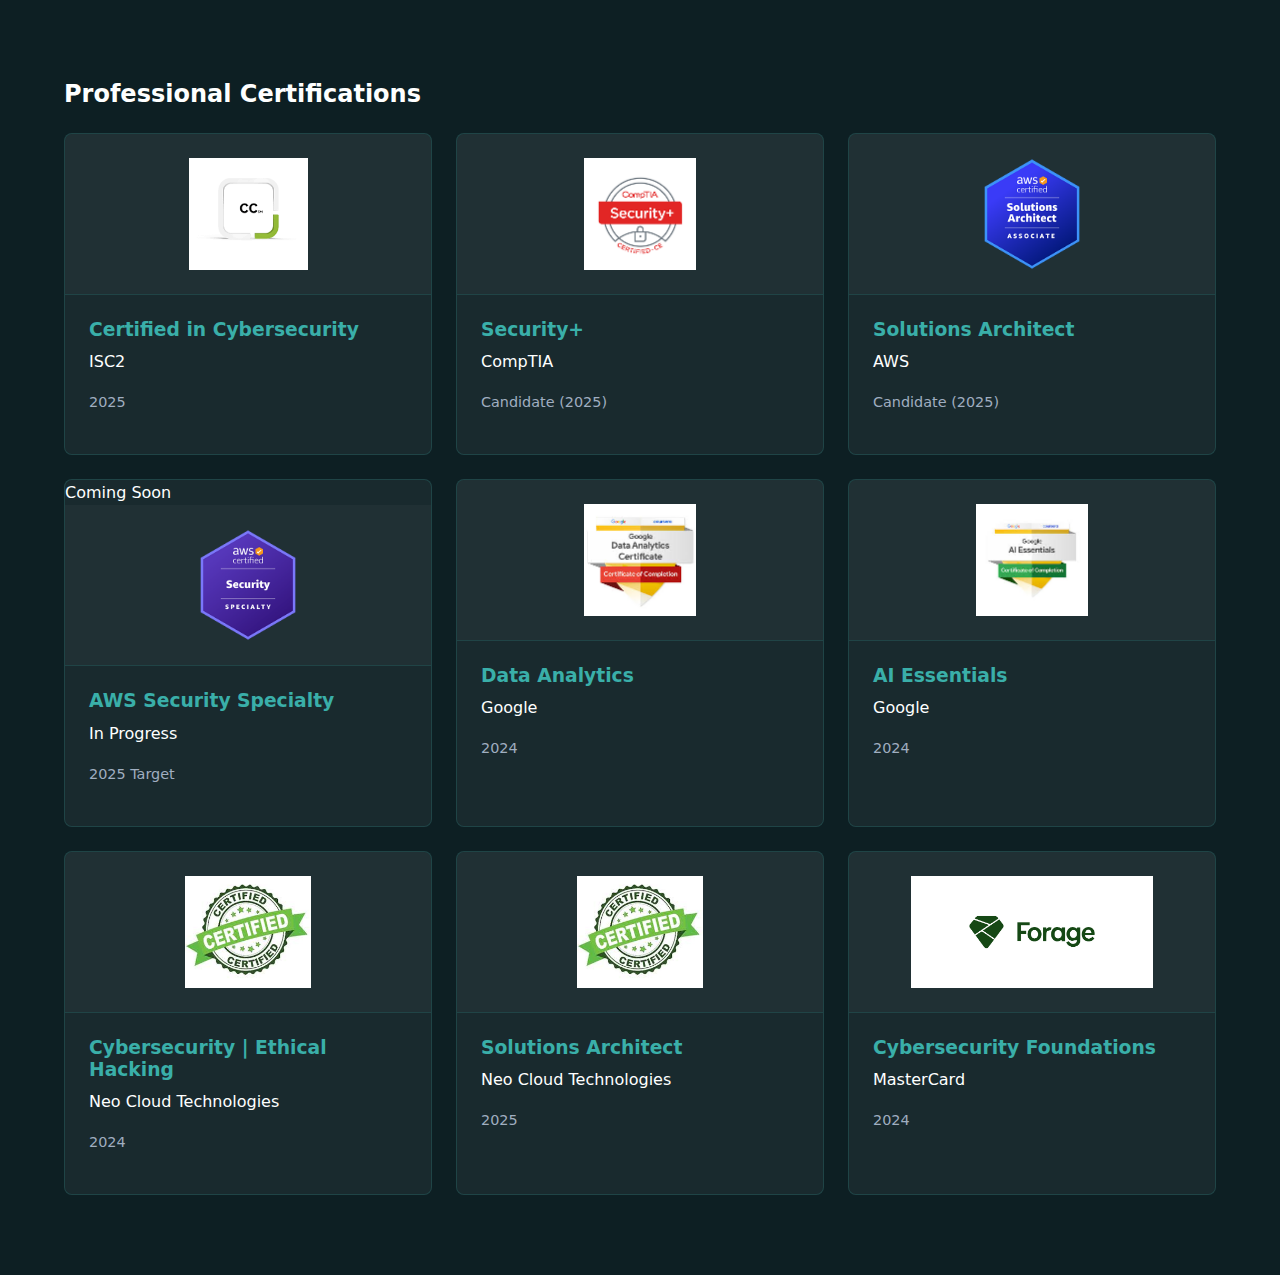
<file: certifications.html>
<!DOCTYPE html>
<html lang="en">
<head>
  <meta charset="UTF-8">
  <meta name="viewport" content="width=device-width, initial-scale=1.0">
  <title>AWS Network Visualizer</title>
  <link rel="stylesheet" href="styles.css">
</head>
    <!-- Certifications -->
    <section id="certifications" class="section-dark">
      <div class="container">
        <h2>Professional Certifications</h2>
        <div class="cert-grid">
    
          <!-- ISC2 CC -->
          <div class="cert-card">
            <img src="assets/images/cert-badges/isc2-cc.png" alt="ISC2 Certified in Cybersecurity" loading="lazy">
            <div class="cert-details">
              <h3>Certified in Cybersecurity</h3>
              <p>ISC2</p>
              <p class="cert-date">2025</p>
            </div>
          </div>
    
          <!-- CompTIA Security+ -->
          <div class="cert-card">
            <img src="assets/images/cert-badges/security-plus.png" alt="CompTIA Security+" loading="lazy">
            <div class="cert-details">
              <h3>Security+</h3>
              <p>CompTIA</p>
              <p class="cert-date">Candidate (2025)</p>
            </div>
          </div>
    
          <!-- AWS Solutions Architect -->
          <div class="cert-card">
            <img src="assets/images/cert-badges/aws-sa.png" alt="AWS Solutions Architect" loading="lazy">
            <div class="cert-details">
              <h3>Solutions Architect</h3>
              <p>AWS</p>
              <p class="cert-date">Candidate (2025)</p>
            </div>
          </div>
    
          <!-- Coming Soon Badge -->
          <div class="cert-card coming-soon">
            <div class="coming-soon-badge">Coming Soon</div>
            <img src="assets/images/cert-badges/aws-ss.png" alt="Planned Certifications" loading="lazy">
            <div class="cert-details">
              <h3>AWS Security Specialty</h3>
              <p>In Progress</p>
              <p class="cert-date">2025 Target</p>
            </div>
          </div>
    
          <!-- Google Data Analytics -->
          <div class="cert-card">
            <img src="assets/images/cert-badges/google-da.jpg" alt="Google Data Analytics Certificate" loading="lazy">
            <div class="cert-details">
              <h3>Data Analytics</h3>
              <p>Google</p>
              <p class="cert-date">2024</p>
            </div>
          </div>
    
          <!-- Google AI -->
          <div class="cert-card">
            <img src="assets/images/cert-badges/google-ai.jpg" alt="Google AI Essentials" loading="lazy">
            <div class="cert-details">
              <h3>AI Essentials</h3>
              <p>Google</p>
              <p class="cert-date">2024</p>
            </div>
          </div>
    
          <!-- Cybersecurity Certificate -->
          <div class="cert-card">
            <img src="assets/images/cert-badges/neo.jpg" alt="Cybersecurity Certificate" loading="lazy">
            <div class="cert-details">
              <h3>Cybersecurity | Ethical  Hacking
              </h3>
              <p>Neo Cloud Technologies</p>
              <p class="cert-date">2024</p>
            </div>
          </div>
           <!-- Cybersecurity Certificate -->
           <div class="cert-card">
            <img src="assets/images/cert-badges/neo.jpg" alt="Cybersecurity Certificate" loading="lazy">
            <div class="cert-details">
              <h3>Solutions Architect</h3>
              <p>Neo Cloud Technologies</p>
              <p class="cert-date">2025</p>
            </div>
          </div>
    
          <!-- MasterCard Cybersecurity -->
          <div class="cert-card">
            <img src="assets/images/cert-badges/mf.png" alt="MasterCard Cybersecurity" loading="lazy">
            <div class="cert-details">
              <h3>Cybersecurity Foundations</h3>
              <p>MasterCard</p>
              <p class="cert-date">2024</p>
            </div>
          </div>
          </div>
        </div>
      </div>
    </section>
</file>
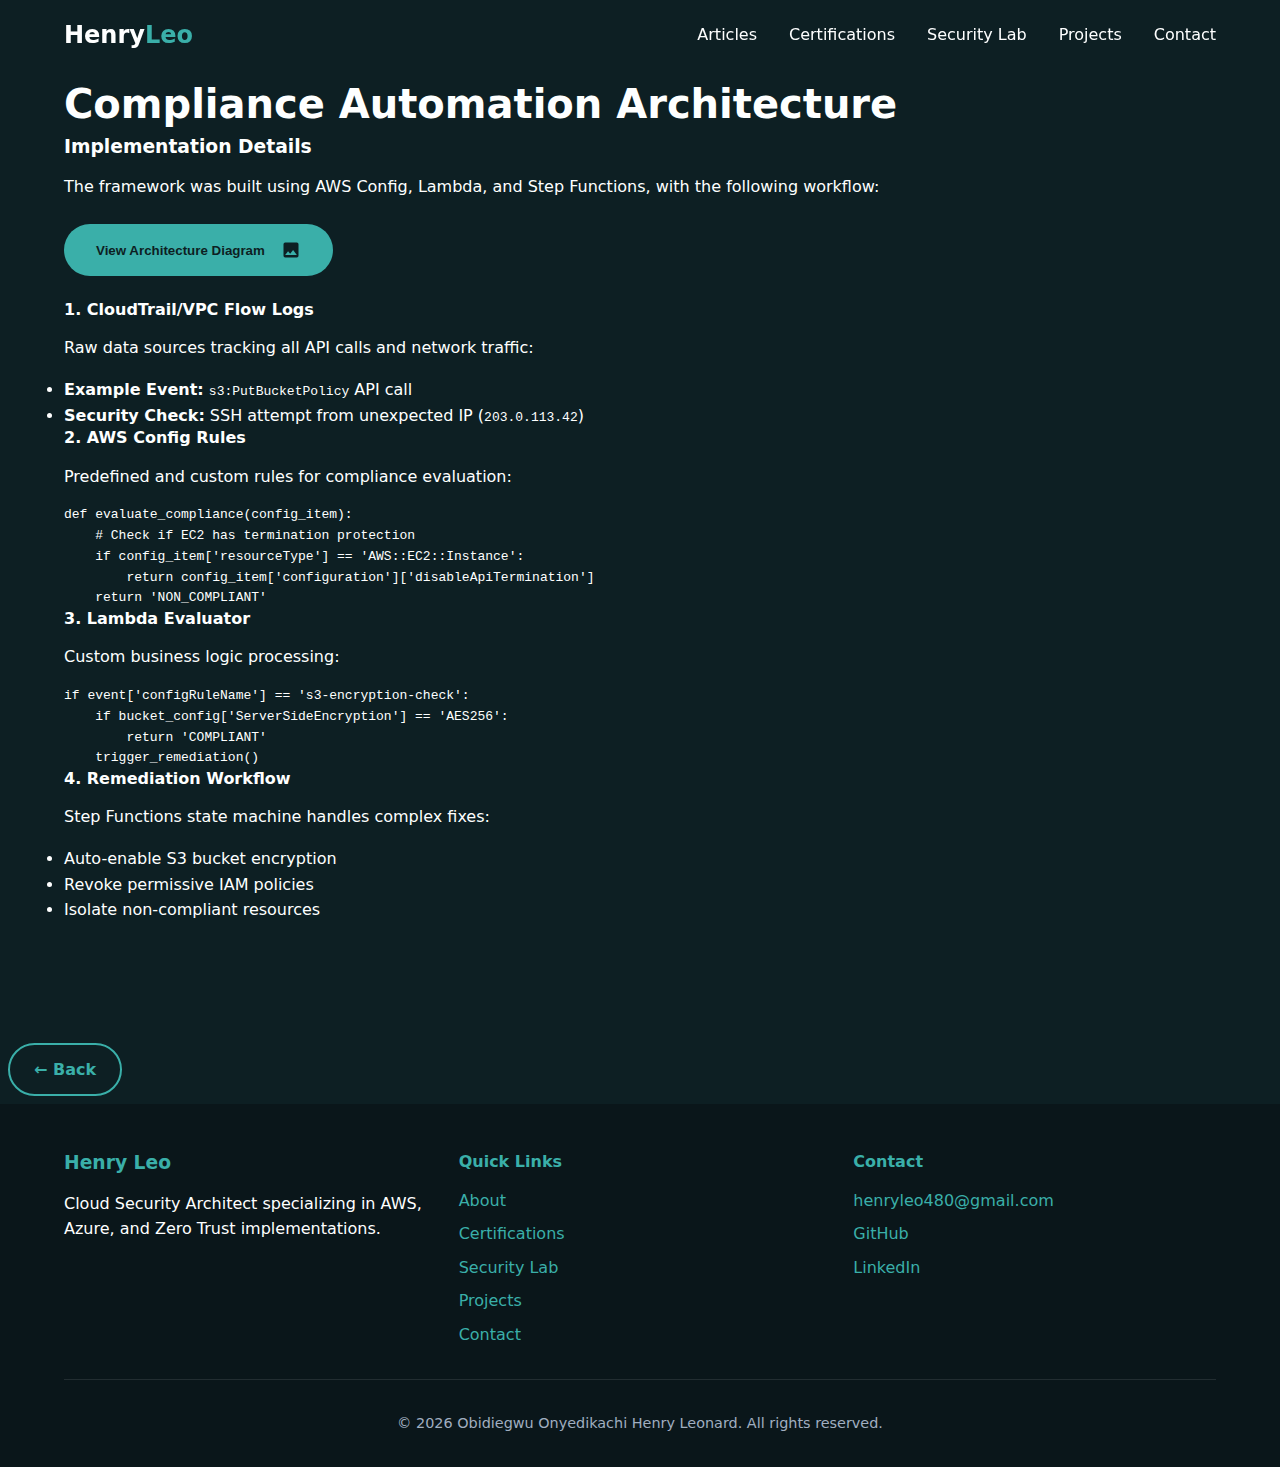
<file: compliance-architecture.html>
<!DOCTYPE html>
<html lang="en">
<head>
  <meta charset="UTF-8">
  <meta name="viewport" content="width=device-width, initial-scale=1.0">
  <title>Compliance Automation Architecture | Henry Leo</title>
  <link rel="stylesheet" href="styles.css">
  <style>
    /* Modal styles specific to this page */
    .modal {
      display: none;
      position: fixed;
      z-index: 1000;
      left: 0;
      top: 0;
      width: 100%;
      height: 100%;
      background-color: rgba(13, 31, 35, 0.9);
      overflow: auto;
    }
    
    .modal-content {
      background-color: var(--secondary);
      margin: 5% auto;
      padding: 2rem;
      border: 1px solid var(--accent);
      border-radius: var(--radius);
      max-width: 800px;
      position: relative;
    }
    
    .close-modal {
      position: absolute;
      top: 1rem;
      right: 1rem;
      color: var(--accent);
      font-size: 1.5rem;
      cursor: pointer;
    }
    
    .architecture-img {
      width: 100%;
      height: auto;
      border-radius: var(--radius-sm);
    }
    
    .diagram-button {
      background: var(--accent);
      color: var(--primary);
      padding: 1rem 2rem;
      border-radius: 50px;
      font-weight: 600;
      border: none;
      cursor: pointer;
      display: flex;
      align-items: center;
      gap: 0.5rem;
      margin: 1.5rem 0;
      transition: var(--transition);
    }
    
    .diagram-button:hover {
      transform: translateY(-3px);
      box-shadow: 0 5px 15px rgba(58, 175, 169, 0.3);
    }
    .nav-buttons {
      display: flex;
      justify-content: space-between;
      margin-top: 2rem;
    }
    .diagram-button svg {
      width: 20px;
      height: 20px;
    }
  </style>
</head>
<body>
  <!-- Navigation -->
  <nav class="navbar">
    <div class="container">
      <a href="index.html" class="logo">Henry<span>Leo</span></a>
      <div class="nav-links">
        <a href="index.html#articles">Articles</a>
        <a href="index.html#certifications">Certifications</a>
        <a href="index.html#lab">Security Lab</a>
        <a href="index.html#projects">Projects</a>
        <a href="index.html#contact">Contact</a>
      </div>
      <button class="hamburger">
        <span></span>
        <span></span>
        <span></span>
      </button>
    </div>
  </nav>

  <main class="container">
    <section class="project-detail">
      <h1>Compliance Automation Architecture</h1>
      
      <h3>Implementation Details</h3>
      <p>The framework was built using AWS Config, Lambda, and Step Functions, with the following workflow:</p>
      
      <!-- Interactive Diagram Button -->
      <button class="diagram-button" id="showDiagramBtn">
        View Architecture Diagram
        <svg viewBox="0 0 24 24" class="icon">
          <path fill="currentColor" d="M8.5,13.5L11,16.5L14.5,12L19,18H5M21,19V5C21,3.89 20.1,3 19,3H5A2,2 0 0,0 3,5V19A2,2 0 0,0 5,21H19A2,2 0 0,0 21,19Z"/>
        </svg>
      </button>
      
      <!-- Detailed Workflow Explanation -->
      <div class="workflow-steps">
        <div class="step">
          <h4>1. CloudTrail/VPC Flow Logs</h4>
          <p>Raw data sources tracking all API calls and network traffic:</p>
          <ul>
            <li><strong>Example Event:</strong> <code>s3:PutBucketPolicy</code> API call</li>
            <li><strong>Security Check:</strong> SSH attempt from unexpected IP (<code>203.0.113.42</code>)</li>
          </ul>
        </div>
        
        <div class="step">
          <h4>2. AWS Config Rules</h4>
          <p>Predefined and custom rules for compliance evaluation:</p>
          <pre><code>def evaluate_compliance(config_item):
    # Check if EC2 has termination protection
    if config_item['resourceType'] == 'AWS::EC2::Instance':
        return config_item['configuration']['disableApiTermination']
    return 'NON_COMPLIANT'</code></pre>
        </div>
        
        <div class="step">
          <h4>3. Lambda Evaluator</h4>
          <p>Custom business logic processing:</p>
          <pre><code>if event['configRuleName'] == 's3-encryption-check':
    if bucket_config['ServerSideEncryption'] == 'AES256':
        return 'COMPLIANT'
    trigger_remediation()</code></pre>
        </div>
        
        <div class="step">
          <h4>4. Remediation Workflow</h4>
          <p>Step Functions state machine handles complex fixes:</p>
          <ul>
            <li>Auto-enable S3 bucket encryption</li>
            <li>Revoke permissive IAM policies</li>
            <li>Isolate non-compliant resources</li>
          </ul>
        </div>
      </div>
    </section>
  </main>

  <!-- Architecture Diagram Modal -->
  <div id="architectureModal" class="modal">
    <div class="modal-content">
      <span class="close-modal" id="closeModal">&times;</span>
      <h2>AWS Compliance Automation Architecture</h2>
      <img src="assets/images/compliance-architecture.jpg" alt="AWS Compliance Automation Workflow" class="architecture-img">
      <div class="legend">
        <h4>Key Components:</h4>
        <ul>
          <li><strong>Blue Arrows:</strong> Data flow direction</li>
          <li><strong>Orange Boxes:</strong> AWS managed services</li>
          <li><strong>Green Boxes:</strong> Custom components</li>
        </ul>
      </div>
    </div>
  </div>
  <div class="nav-buttons">
            <a href="Compliance_Automation_Framework.html" class="btn btn-outline">← Back </a>
        </div>

  <footer class="footer">
    <div class="container">
      <div class="footer-content">
        <div class="footer-about">
          <h3>Henry Leo</h3>
          <p>Cloud Security Architect specializing in AWS, Azure, and Zero Trust implementations.</p>
        </div>
        <div class="footer-links">
          <h4>Quick Links</h4>
          <ul>
            <li><a href="index.html#about">About</a></li>
            <li><a href="index.html#certifications">Certifications</a></li>
            <li><a href="index.html#lab">Security Lab</a></li>
            <li><a href="index.html#projects">Projects</a></li>
            <li><a href="index.html#contact">Contact</a></li>
          </ul>
        </div>
        <div class="footer-contact">
          <h4>Contact</h4>
          <ul>
            <li><a href="mailto:henryleo480@gmail.com">henryleo480@gmail.com</a></li>
            <li><a href="https://github.com/LeonardKachi" target="_blank">GitHub</a></li>
            <li><a href="https://www.linkedin.com/in/onyedikachi-obidiegwu" target="_blank">LinkedIn</a></li>
          </ul>
        </div>
      </div>
      <div class="footer-bottom">
        <p>&copy; <span id="year"></span> Obidiegwu Onyedikachi Henry Leonard. All rights reserved.</p>
      </div>
    </div>
  </footer>

  <script>
    // Modal functionality
    const modal = document.getElementById("architectureModal");
    const btn = document.getElementById("showDiagramBtn");
    const span = document.getElementById("closeModal");

    btn.onclick = function() {
      modal.style.display = "block";
    }

    span.onclick = function() {
      modal.style.display = "none";
    }

    window.onclick = function(event) {
      if (event.target == modal) {
        modal.style.display = "none";
      }
    }

    // Set current year in footer
    document.getElementById('year').textContent = new Date().getFullYear();

    // Mobile navigation
    const hamburger = document.querySelector('.hamburger');
    const navLinks = document.querySelector('.nav-links');

    hamburger?.addEventListener('click', () => {
      hamburger.classList.toggle('active');
      navLinks.classList.toggle('active');
    });
  </script>
</body>
</html>
</file>
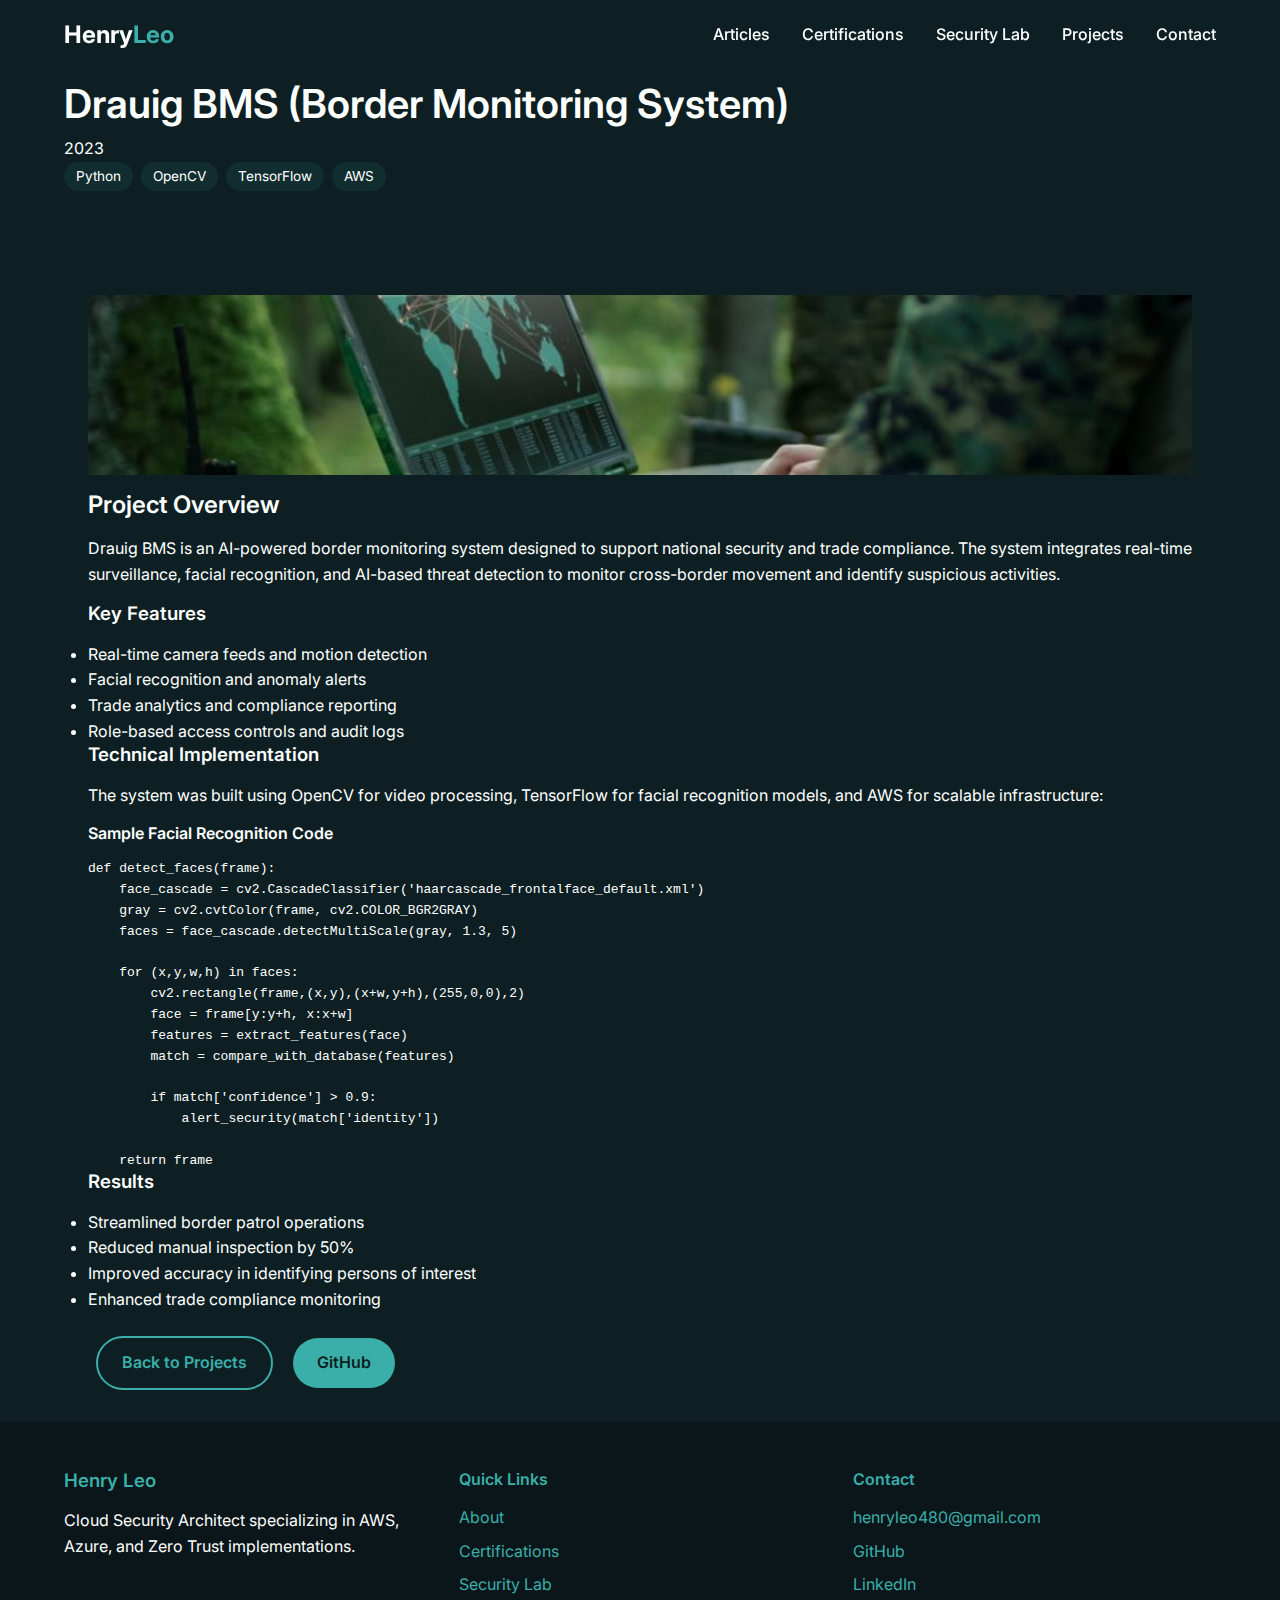
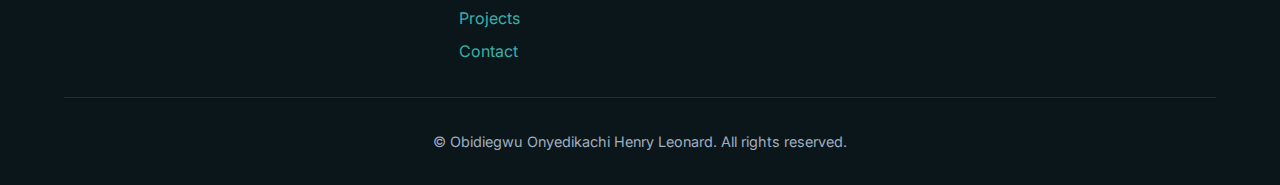
<file: Drauig_BMS.html>
<!DOCTYPE html>
<html lang="en">
<head>
  <meta charset="UTF-8">
  <meta name="viewport" content="width=device-width, initial-scale=1.0">
  <title>Drauig BMS | Henry Leo</title>
  <meta name="description" content="Details of the Drauig BMS (Border Monitoring System) project">
  <link rel="stylesheet" href="styles.css">
  <link rel="preconnect" href="https://fonts.googleapis.com">
  <link rel="preconnect" href="https://fonts.gstatic.com" crossorigin>
  <link href="https://fonts.googleapis.com/css2?family=Inter:wght@300;400;500;600;700&display=swap" rel="stylesheet">
</head>
<body>
  <nav class="navbar">
    <div class="container">
      <a href="index.html" class="logo">Henry<span>Leo</span></a>
      <div class="nav-links">
        <a href="index.html#articles">Articles</a>
        <a href="index.html#certifications">Certifications</a>
        <a href="index.html#lab">Security Lab</a>
        <a href="index.html#projects">Projects</a>
        <a href="index.html#contact">Contact</a>
      </div>
      <button class="hamburger">
        <span></span>
        <span></span>
        <span></span>
      </button>
    </div>
  </nav>

  <main class="container project-detail">
    <section class="project-header">
      <h1>Drauig BMS (Border Monitoring System)</h1>
      <div class="project-meta">
        <span class="project-date">2023</span>
        <div class="project-tech">
          <span>Python</span>
          <span>OpenCV</span>
          <span>TensorFlow</span>
          <span>AWS</span>
        </div>
      </div>
    </section>

    <section class="project-content">
      <div class="project-image">
        <img src="assets/images/Drauig BMS(Border Monitoring System).jpg" alt="Border Monitoring System" loading="lazy">
      </div>
      
      <div class="project-description">
        <h2>Project Overview</h2>
        <p>Drauig BMS is an AI-powered border monitoring system designed to support national security and trade compliance. The system integrates real-time surveillance, facial recognition, and AI-based threat detection to monitor cross-border movement and identify suspicious activities.</p>
        
        <h3>Key Features</h3>
        <ul>
          <li>Real-time camera feeds and motion detection</li>
          <li>Facial recognition and anomaly alerts</li>
          <li>Trade analytics and compliance reporting</li>
          <li>Role-based access controls and audit logs</li>
        </ul>
        
        <h3>Technical Implementation</h3>
        <p>The system was built using OpenCV for video processing, TensorFlow for facial recognition models, and AWS for scalable infrastructure:</p>
        
        <div class="code-block">
          <h4>Sample Facial Recognition Code</h4>
          <pre><code>def detect_faces(frame):
    face_cascade = cv2.CascadeClassifier('haarcascade_frontalface_default.xml')
    gray = cv2.cvtColor(frame, cv2.COLOR_BGR2GRAY)
    faces = face_cascade.detectMultiScale(gray, 1.3, 5)
    
    for (x,y,w,h) in faces:
        cv2.rectangle(frame,(x,y),(x+w,y+h),(255,0,0),2)
        face = frame[y:y+h, x:x+w]
        features = extract_features(face)
        match = compare_with_database(features)
        
        if match['confidence'] > 0.9:
            alert_security(match['identity'])
    
    return frame</code></pre>
        </div>
        
        <h3>Results</h3>
        <ul>
          <li>Streamlined border patrol operations</li>
          <li>Reduced manual inspection by 50%</li>
          <li>Improved accuracy in identifying persons of interest</li>
          <li>Enhanced trade compliance monitoring</li>
        </ul>
      </div>
      
      <div class="project-actions">
        <a href="index.html#projects" class="btn-outline">Back to Projects</a>
        <a href="https://github.com/LeonardKachi" target="_blank" class="btn-primary">GitHub</a>
      </div>
    </section>
  </main>

  <footer class="footer">
    <div class="container">
      <div class="footer-content">
        <div class="footer-about">
          <h3>Henry Leo</h3>
          <p>Cloud Security Architect specializing in AWS, Azure, and Zero Trust implementations.</p>
        </div>
        <div class="footer-links">
          <h4>Quick Links</h4>
          <ul>
            <li><a href="index.html#about">About</a></li>
            <li><a href="index.html#certifications">Certifications</a></li>
            <li><a href="index.html#lab">Security Lab</a></li>
            <li><a href="index.html#projects">Projects</a></li>
            <li><a href="index.html#contact">Contact</a></li>
          </ul>
        </div>
        <div class="footer-contact">
          <h4>Contact</h4>
          <ul>
            <li><a href="mailto:henryleo480@gmail.com">henryleo480@gmail.com</a></li>
            <li><a href="https://github.com/LeonardKachi" target="_blank">GitHub</a></li>
            <li><a href="https://www.linkedin.com/in/onyedikachi-obidiegwu" target="_blank">LinkedIn</a></li>
          </ul>
        </div>
      </div>
      <div class="footer-bottom">
        <p>&copy; <span id="year"></span> Obidiegwu Onyedikachi Henry Leonard. All rights reserved.</p>
      </div>
    </div>
  </footer>

  <script src="script.js"></script>
</body>
</html>
</file>
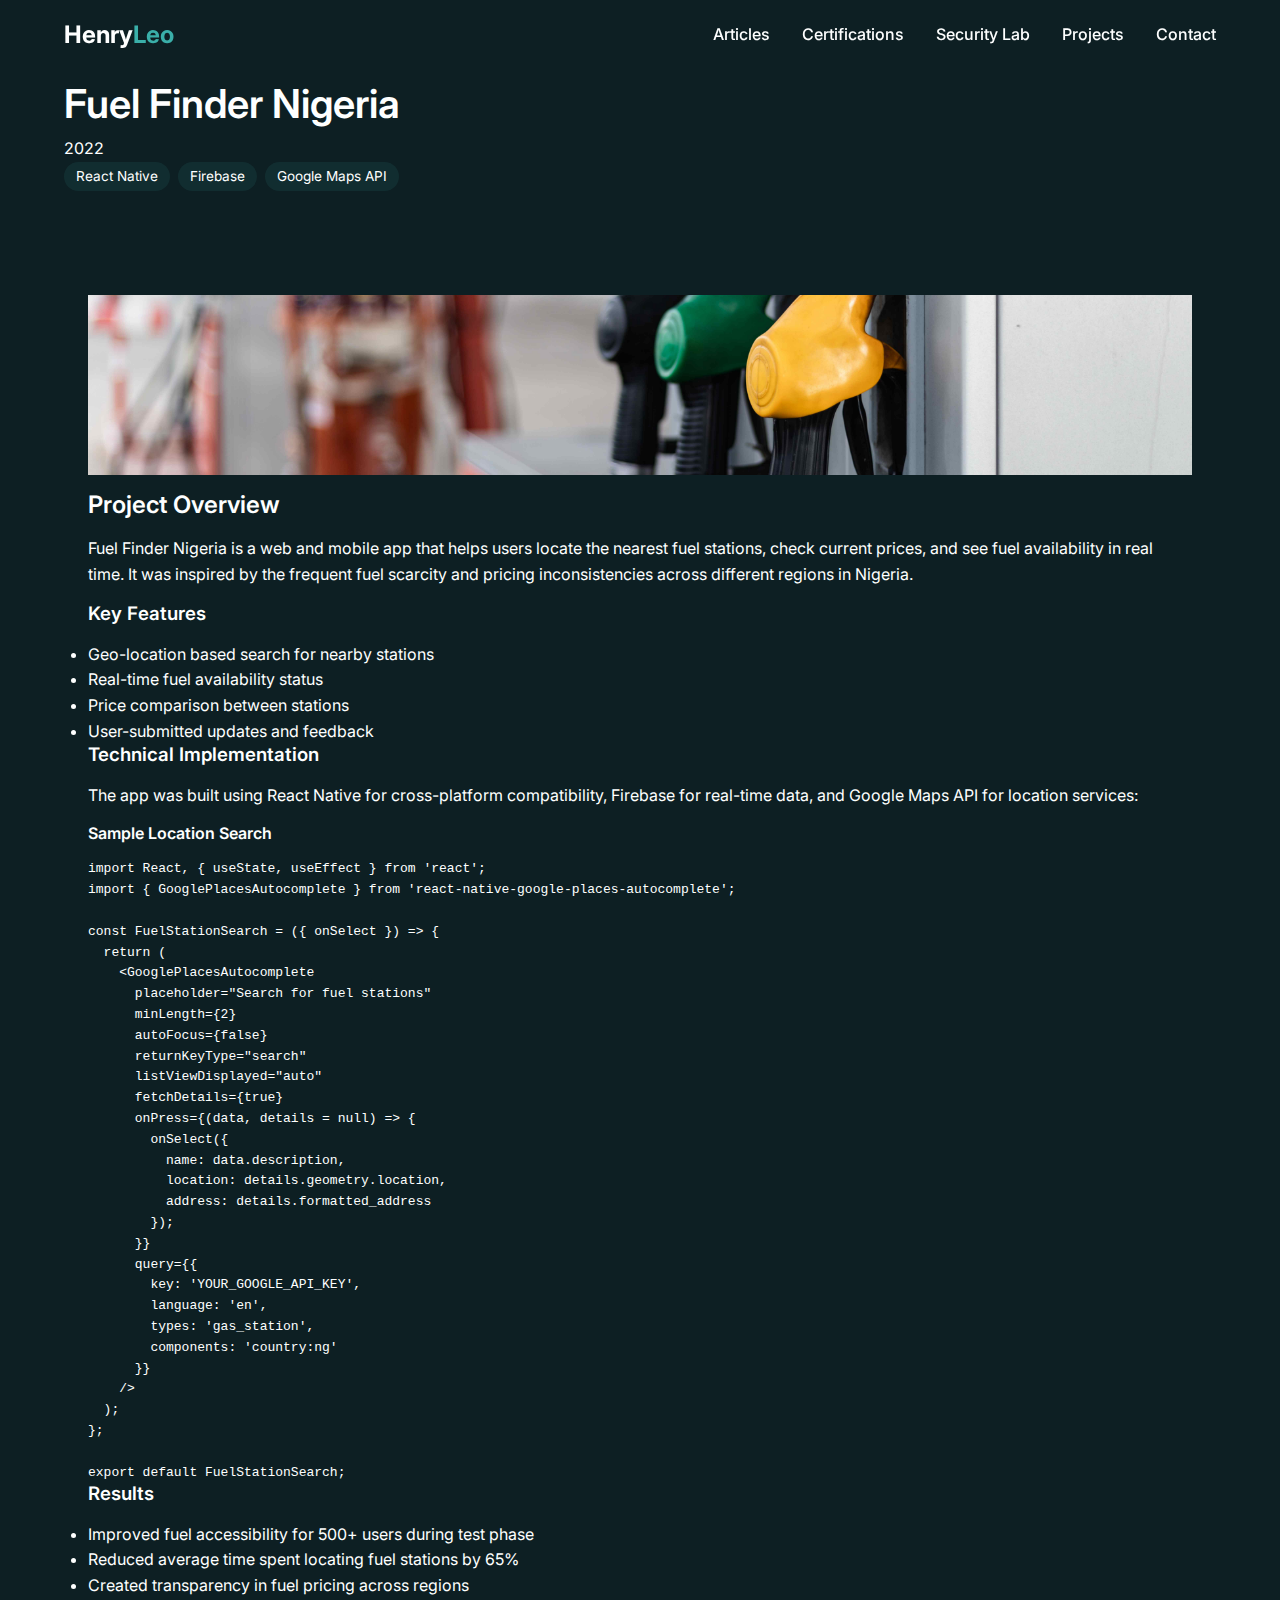
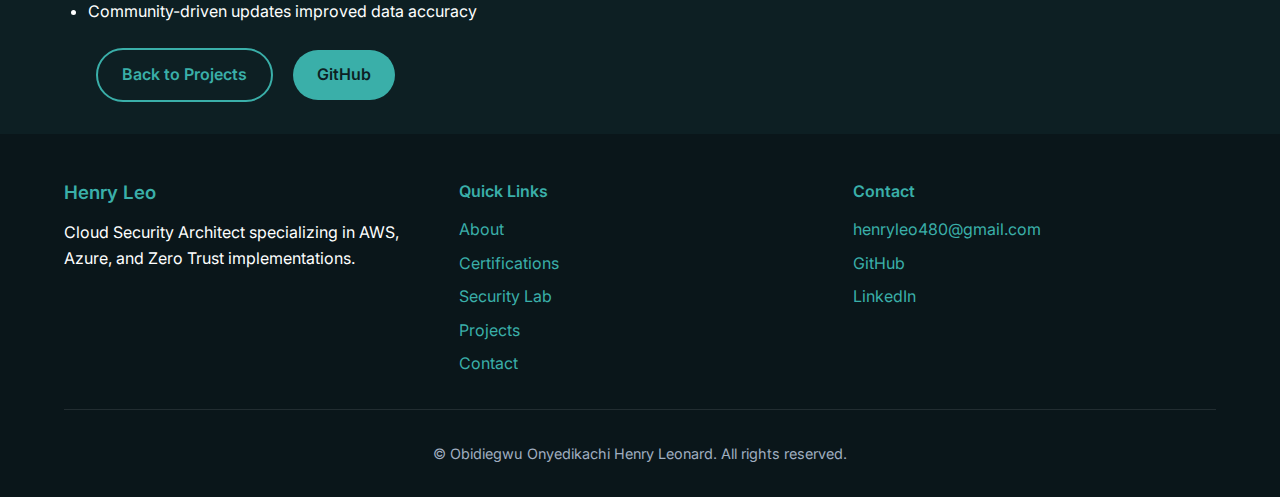
<file: Fuel_Finder_App.html>
<!DOCTYPE html>
<html lang="en">
<head>
  <meta charset="UTF-8">
  <meta name="viewport" content="width=device-width, initial-scale=1.0">
  <title>Fuel Finder Nigeria | Henry Leo</title>
  <meta name="description" content="Details of the Fuel Finder Nigeria project">
  <link rel="stylesheet" href="styles.css">
  <link rel="preconnect" href="https://fonts.googleapis.com">
  <link rel="preconnect" href="https://fonts.gstatic.com" crossorigin>
  <link href="https://fonts.googleapis.com/css2?family=Inter:wght@300;400;500;600;700&display=swap" rel="stylesheet">
</head>
<body>
  <nav class="navbar">
    <div class="container">
      <a href="index.html" class="logo">Henry<span>Leo</span></a>
      <div class="nav-links">
        <a href="index.html#articles">Articles</a>
        <a href="index.html#certifications">Certifications</a>
        <a href="index.html#lab">Security Lab</a>
        <a href="index.html#projects">Projects</a>
        <a href="index.html#contact">Contact</a>
      </div>
      <button class="hamburger">
        <span></span>
        <span></span>
        <span></span>
      </button>
    </div>
  </nav>

  <main class="container project-detail">
    <section class="project-header">
      <h1>Fuel Finder Nigeria</h1>
      <div class="project-meta">
        <span class="project-date">2022</span>
        <div class="project-tech">
          <span>React Native</span>
          <span>Firebase</span>
          <span>Google Maps API</span>
        </div>
      </div>
    </section>

    <section class="project-content">
      <div class="project-image">
        <img src="assets/images/Fuel Finder Nigeria.jpg" alt="Fuel Finder Nigeria App" loading="lazy">
      </div>
      
      <div class="project-description">
        <h2>Project Overview</h2>
        <p>Fuel Finder Nigeria is a web and mobile app that helps users locate the nearest fuel stations, check current prices, and see fuel availability in real time. It was inspired by the frequent fuel scarcity and pricing inconsistencies across different regions in Nigeria.</p>
        
        <h3>Key Features</h3>
        <ul>
          <li>Geo-location based search for nearby stations</li>
          <li>Real-time fuel availability status</li>
          <li>Price comparison between stations</li>
          <li>User-submitted updates and feedback</li>
        </ul>
        
        <h3>Technical Implementation</h3>
        <p>The app was built using React Native for cross-platform compatibility, Firebase for real-time data, and Google Maps API for location services:</p>
        
        
        <div class="code-block">
          <h4>Sample Location Search</h4>
          <pre><code>import React, { useState, useEffect } from 'react';
import { GooglePlacesAutocomplete } from 'react-native-google-places-autocomplete';

const FuelStationSearch = ({ onSelect }) => {
  return (
    &lt;GooglePlacesAutocomplete
      placeholder="Search for fuel stations"
      minLength={2}
      autoFocus={false}
      returnKeyType="search"
      listViewDisplayed="auto"
      fetchDetails={true}
      onPress={(data, details = null) => {
        onSelect({
          name: data.description,
          location: details.geometry.location,
          address: details.formatted_address
        });
      }}
      query={{
        key: 'YOUR_GOOGLE_API_KEY',
        language: 'en',
        types: 'gas_station',
        components: 'country:ng'
      }}
    /&gt;
  );
};

export default FuelStationSearch;</code></pre>
        </div>
        
        <h3>Results</h3>
        <ul>
          <li>Improved fuel accessibility for 500+ users during test phase</li>
          <li>Reduced average time spent locating fuel stations by 65%</li>
          <li>Created transparency in fuel pricing across regions</li>
          <li>Community-driven updates improved data accuracy</li>
        </ul>
      </div>
      
      <div class="project-actions">
        <a href="index.html#projects" class="btn-outline">Back to Projects</a>
        <a href="https://github.com/LeonardKachi" target="_blank" class="btn-primary">GitHub</a>
      </div>
    </section>
  </main>

  <footer class="footer">
    <div class="container">
      <div class="footer-content">
        <div class="footer-about">
          <h3>Henry Leo</h3>
          <p>Cloud Security Architect specializing in AWS, Azure, and Zero Trust implementations.</p>
        </div>
        <div class="footer-links">
          <h4>Quick Links</h4>
          <ul>
            <li><a href="index.html#about">About</a></li>
            <li><a href="index.html#certifications">Certifications</a></li>
            <li><a href="index.html#lab">Security Lab</a></li>
            <li><a href="index.html#projects">Projects</a></li>
            <li><a href="index.html#contact">Contact</a></li>
          </ul>
        </div>
        <div class="footer-contact">
          <h4>Contact</h4>
          <ul>
            <li><a href="mailto:henryleo480@gmail.com">henryleo480@gmail.com</a></li>
            <li><a href="https://github.com/LeonardKachi" target="_blank">GitHub</a></li>
            <li><a href="https://www.linkedin.com/in/onyedikachi-obidiegwu" target="_blank">LinkedIn</a></li>
          </ul>
        </div>
      </div>
      <div class="footer-bottom">
        <p>&copy; <span id="year"></span> Obidiegwu Onyedikachi Henry Leonard. All rights reserved.</p>
      </div>
    </div>
  </footer>

  <script src="script.js"></script>
</body>
</html>
</file>
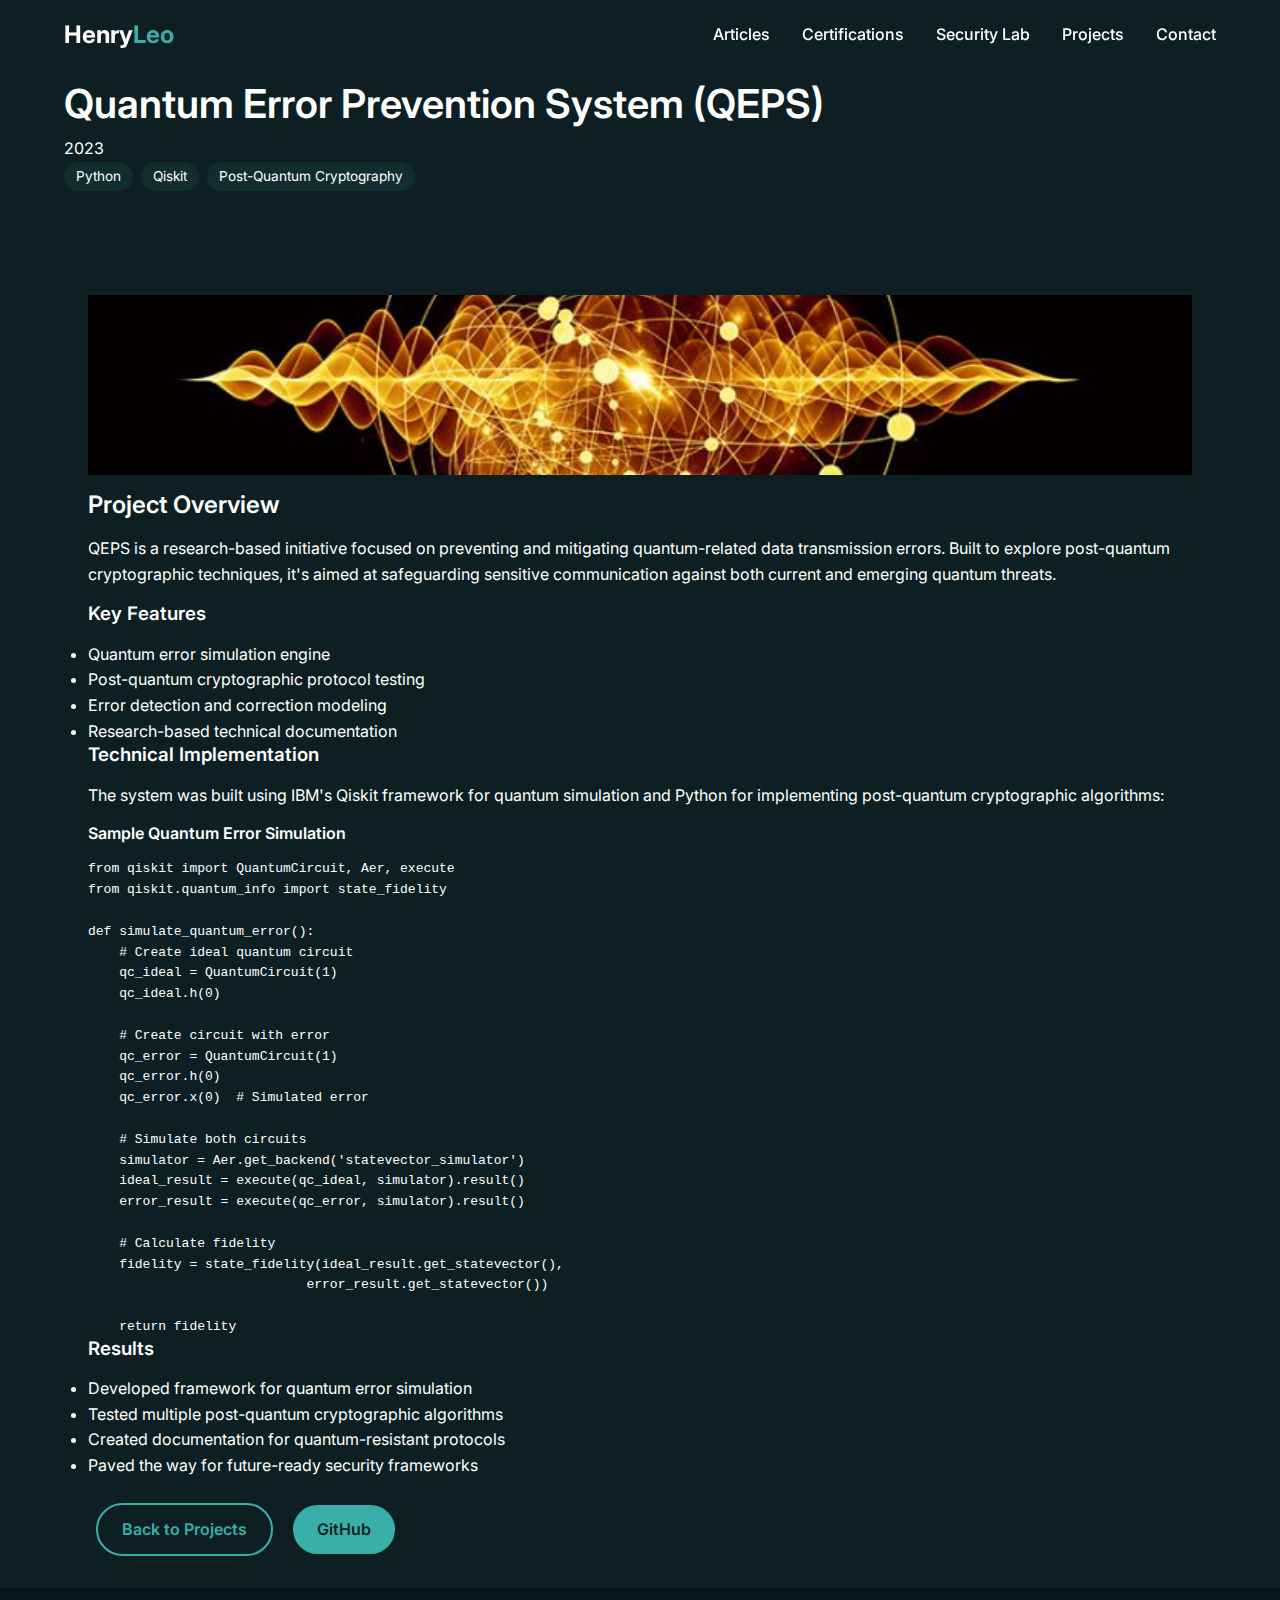
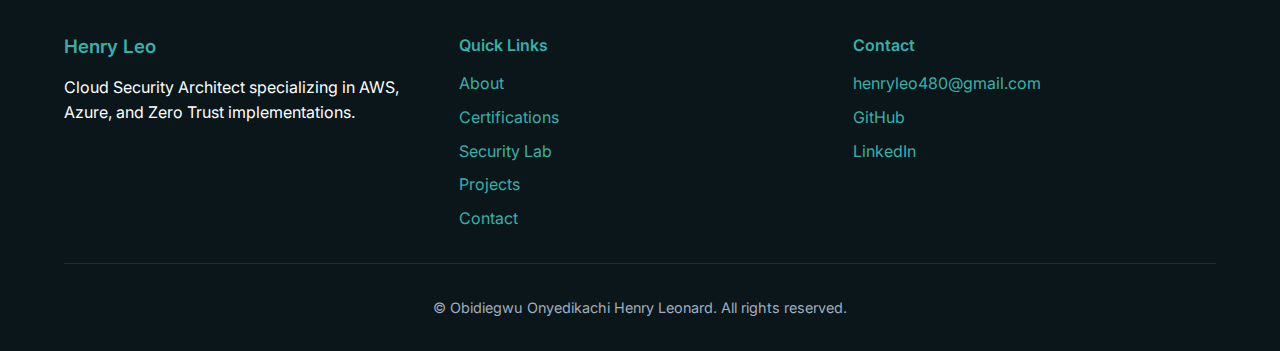
<file: Quantum_Error_Prevention_System.html>
<!DOCTYPE html>
<html lang="en">
<head>
  <meta charset="UTF-8">
  <meta name="viewport" content="width=device-width, initial-scale=1.0">
  <title>QEPS | Henry Leo</title>
  <meta name="description" content="Details of the Quantum Error Prevention System (QEPS) project">
  <link rel="stylesheet" href="styles.css">
  <link rel="preconnect" href="https://fonts.googleapis.com">
  <link rel="preconnect" href="https://fonts.gstatic.com" crossorigin>
  <link href="https://fonts.googleapis.com/css2?family=Inter:wght@300;400;500;600;700&display=swap" rel="stylesheet">
</head>
<body>
  <nav class="navbar">
    <div class="container">
      <a href="index.html" class="logo">Henry<span>Leo</span></a>
      <div class="nav-links">
        <a href="index.html#articles">Articles</a>
        <a href="index.html#certifications">Certifications</a>
        <a href="index.html#lab">Security Lab</a>
        <a href="index.html#projects">Projects</a>
        <a href="index.html#contact">Contact</a>
      </div>
      <button class="hamburger">
        <span></span>
        <span></span>
        <span></span>
      </button>
    </div>
  </nav>

  <main class="container project-detail">
    <section class="project-header">
      <h1>Quantum Error Prevention System (QEPS)</h1>
      <div class="project-meta">
        <span class="project-date">2023</span>
        <div class="project-tech">
          <span>Python</span>
          <span>Qiskit</span>
          <span>Post-Quantum Cryptography</span>
        </div>
      </div>
    </section>

    <section class="project-content">
      <div class="project-image">
        <img src="assets/images/Quantum Error Prevention System (QEPS).jpg" alt="Quantum Error Prevention System" loading="lazy">
      </div>
      
      <div class="project-description">
        <h2>Project Overview</h2>
        <p>QEPS is a research-based initiative focused on preventing and mitigating quantum-related data transmission errors. Built to explore post-quantum cryptographic techniques, it's aimed at safeguarding sensitive communication against both current and emerging quantum threats.</p>
        
        <h3>Key Features</h3>
        <ul>
          <li>Quantum error simulation engine</li>
          <li>Post-quantum cryptographic protocol testing</li>
          <li>Error detection and correction modeling</li>
          <li>Research-based technical documentation</li>
        </ul>
        
        <h3>Technical Implementation</h3>
        <p>The system was built using IBM's Qiskit framework for quantum simulation and Python for implementing post-quantum cryptographic algorithms:</p>
        

        
        <div class="code-block">
          <h4>Sample Quantum Error Simulation</h4>
          <pre><code>from qiskit import QuantumCircuit, Aer, execute
from qiskit.quantum_info import state_fidelity

def simulate_quantum_error():
    # Create ideal quantum circuit
    qc_ideal = QuantumCircuit(1)
    qc_ideal.h(0)
    
    # Create circuit with error
    qc_error = QuantumCircuit(1)
    qc_error.h(0)
    qc_error.x(0)  # Simulated error
    
    # Simulate both circuits
    simulator = Aer.get_backend('statevector_simulator')
    ideal_result = execute(qc_ideal, simulator).result()
    error_result = execute(qc_error, simulator).result()
    
    # Calculate fidelity
    fidelity = state_fidelity(ideal_result.get_statevector(),
                            error_result.get_statevector())
    
    return fidelity</code></pre>
        </div>
        
        <h3>Results</h3>
        <ul>
          <li>Developed framework for quantum error simulation</li>
          <li>Tested multiple post-quantum cryptographic algorithms</li>
          <li>Created documentation for quantum-resistant protocols</li>
          <li>Paved the way for future-ready security frameworks</li>
        </ul>
      </div>
      
      <div class="project-actions">
        <a href="index.html#projects" class="btn-outline">Back to Projects</a>
        <a href="https://github.com/LeonardKachi" target="_blank" class="btn-primary">GitHub</a>
      </div>
    </section>
  </main>

  <footer class="footer">
    <div class="container">
      <div class="footer-content">
        <div class="footer-about">
          <h3>Henry Leo</h3>
          <p>Cloud Security Architect specializing in AWS, Azure, and Zero Trust implementations.</p>
        </div>
        <div class="footer-links">
          <h4>Quick Links</h4>
          <ul>
            <li><a href="index.html#about">About</a></li>
            <li><a href="index.html#certifications">Certifications</a></li>
            <li><a href="index.html#lab">Security Lab</a></li>
            <li><a href="index.html#projects">Projects</a></li>
            <li><a href="index.html#contact">Contact</a></li>
          </ul>
        </div>
        <div class="footer-contact">
          <h4>Contact</h4>
          <ul>
            <li><a href="mailto:henryleo480@gmail.com">henryleo480@gmail.com</a></li>
            <li><a href="https://github.com/LeonardKachi" target="_blank">GitHub</a></li>
            <li><a href="https://www.linkedin.com/in/onyedikachi-obidiegwu" target="_blank">LinkedIn</a></li>
          </ul>
        </div>
      </div>
      <div class="footer-bottom">
        <p>&copy; <span id="year"></span> Obidiegwu Onyedikachi Henry Leonard. All rights reserved.</p>
      </div>
    </div>
  </footer>

  <script src="script.js"></script>
</body>
</html>
</file>
<file: styles.css>
/* styles.css */
.zt-step {
background: rgba(255, 255, 255, 0.05);
border-radius: var(--radius);
padding: 1.5rem;
border-left: 3px solid var(--accent);
transition: var(--transition);
}

.zt-step:hover {
transform: translateY(-5px);
box-shadow: var(--shadow);
}

.zt-step-header {
display: flex;
align-items: center;
gap: 1rem;
margin-bottom: 0.5rem;
}

.zt-icon {
font-size: 1.5rem;
}

.zt-description {
color: var(--text-muted);
margin-bottom: 1rem;
}

.zt-details ul {
list-style: none;
padding-left: 0;
}

.zt-details li {
position: relative;
padding-left: 1.5rem;
margin-bottom: 0.5rem;
}

.zt-details li::before {
content: '▹';
position: absolute;
left: 0;
color: var(--accent);
}

.zt-visualization {
margin-top: 2rem;
background: rgba(0, 0, 0, 0.2);
border-radius: var(--radius);
padding: 1.5rem;
}

.zt-visualization-diagram {
display: flex;
justify-content: center;
align-items: center;
gap: 1.5rem;
margin-bottom: 1rem;
}

.zt-device, .zt-auth, .zt-policy, .zt-resource {
background: var(--secondary);
padding: 1rem 1.5rem;
border-radius: var(--radius);
position: relative;
}

.zt-device::after, .zt-auth::after, .zt-policy::after {
content: '↓';
position: absolute;
bottom: -1.5rem;
left: 50%;
transform: translateX(-50%);
}

.zt-visualization-caption {
text-align: center;
color: var(--text-muted);
font-style: italic;
}
/* Zero Trust Scrollable Principles */
.principles-container {
  position: relative;
  margin: 0 auto;
  max-width: 100%;
  padding: 0 40px;
}

.principles-grid {
  display: flex;
  overflow-x: auto;
  scroll-behavior: smooth;
  gap: 1.5rem;
  padding: 1rem 0;
  scrollbar-width: none; /* Hide scrollbar for Firefox */
  -ms-overflow-style: none; /* Hide scrollbar for IE/Edge */
}

.principles-grid::-webkit-scrollbar {
  display: none; /* Hide scrollbar for Chrome/Safari */
}

.scroll-btn {
  position: absolute;
  top: 50%;
  transform: translateY(-50%);
  width: 40px;
  height: 40px;
  background: rgba(58, 175, 169, 0.7);
  border: none;
  border-radius: 50%;
  color: white;
  cursor: pointer;
  z-index: 10;
  display: flex;
  align-items: center;
  justify-content: center;
  transition: var(--transition);
}

.scroll-btn:hover {
  background: var(--accent);
  transform: translateY(-50%) scale(1.1);
}

.scroll-btn svg {
  width: 24px;
  height: 24px;
}

.left-scroll {
  left: 0;
}

.right-scroll {
  right: 0;
}

.principle-card {
  flex: 0 0 280px;
  background: rgba(255, 255, 255, 0.05);
  border-radius: var(--radius-sm);
  padding: 1.5rem;
  transition: var(--transition);
}
/* Update the network controls style */
.network-controls {
  margin-top: 1rem;
  text-align: center;
}

#show-sg-btn {
  padding: 0.75rem 1.5rem;
  font-size: 1rem;
  width: auto; /* Remove fixed width if any */
}

.zt-steps-container {
  grid-template-columns: 1fr;
}

.zt-visualization-diagram {
  flex-direction: column;
  gap: 2rem;
}

.zt-device::after, .zt-auth::after, .zt-policy::after {
  content: '→';
  position: absolute;
  right: -1.5rem;
  bottom: auto;
  left: auto;
  top: 50%;
  transform: translateY(-50%);
}
/* Zero Trust Demo Styles */
.zt-steps-container {
  display: grid;
  grid-template-columns: repeat(auto-fit, minmax(250px, 1fr));
  gap: 1.5rem;
  margin-bottom: 2rem;
}

.zt-step {
  background: rgba(255, 255, 255, 0.05);
  /* ... (continue with all the new CSS) */
}

/* ... (paste all remaining new CSS styles) */

@media (max-width: 768px) {
  .network-diagram-container {
    grid-template-columns: 1fr;
  }
  
  /* ... (rest of the new media queries) */
}/* styles.css */
:root {
  --primary: #0d1f23;
  --secondary: #1e3d38;
  --accent: #3aafa9;
  --accent-dark: #2b837e;
  --text: #feffff;
  --text-muted: #a0aec0;
  --text-dark: #2d3748;
  --transition: all 0.3s ease;
  --shadow: 0 4px 6px rgba(0, 0, 0, 0.1);
  --shadow-lg: 0 10px 15px rgba(0, 0, 0, 0.2);
  --radius: 8px;
  --radius-sm: 4px;
}

/* Base Styles */
* {
  margin: 0;
  padding: 0;
  box-sizing: border-box;
}

body {
  font-family: 'Inter', system-ui, -apple-system, sans-serif;
  line-height: 1.6;
  color: var(--text);
  background: var(--primary);
  scroll-behavior: smooth;
}

h1, h2, h3, h4, h5, h6 {
  font-weight: 600;
  line-height: 1.2;
  margin-bottom: 1rem;
}

p {
  margin-bottom: 1rem;
}

a {
  color: var(--accent);
  text-decoration: none;
  transition: var(--transition);
}

a:hover {
  color: var(--text);
}

img {
  max-width: 100%;
  height: auto;
  display: block;
}

.container {
  width: 100%;
  max-width: 1200px;
  margin: 0 auto;
  padding: 0 1.5rem;
}

section {
  padding: 5rem 0;
}

.section-description {
  max-width: 700px;
  margin: 0 auto 2rem;
  text-align: center;
  color: var(--text-muted);
}

/* Navigation */
.navbar {
  position: fixed;
  top: 0;
  left: 0;
  width: 100%;
  background: rgba(13, 31, 35, 0.9);
  backdrop-filter: blur(10px);
  z-index: 1000;
  padding: 1rem 0;
  transition: var(--transition);
}

.navbar.scrolled {
  box-shadow: var(--shadow);
}

.navbar .container {
  display: flex;
  justify-content: space-between;
  align-items: center;
}

.logo {
  font-size: 1.5rem;
  font-weight: 700;
  color: var(--text);
}

.logo span {
  color: var(--accent);
}

.nav-links {
  display: flex;
  gap: 2rem;
}

.nav-links a {
  color: var(--text);
  font-weight: 500;
  position: relative;
}

.nav-links a::after {
  content: '';
  position: absolute;
  bottom: -5px;
  left: 0;
  width: 0;
  height: 2px;
  background: var(--accent);
  transition: var(--transition);
}

.nav-links a:hover::after {
  width: 100%;
}

.hamburger {
  display: none;
  background: none;
  border: none;
  cursor: pointer;
  padding: 0.5rem;
}

.hamburger span {
  display: block;
  width: 25px;
  height: 2px;
  background: var(--text);
  margin: 5px 0;
  transition: var(--transition);
}

/* Hero Section */
.hero {
  position: relative;
  min-height: 100vh;
  display: flex;
  align-items: center;
  text-align: center;
  padding: 6rem 0 4rem;
  overflow: hidden;
}

.hero-overlay {
  position: absolute;
  top: 0;
  left: 0;
  width: 100%;
  height: 100%;
  background: linear-gradient(rgba(13, 31, 35, 0.9), rgba(13, 31, 35, 0.8)),
              url('assets/images/cloud-bg.webp') center/cover no-repeat;
  z-index: -1;
}

.profile-pic {
  width: 150px;
  height: 150px;
  border-radius: 50%;
  border: 4px solid var(--accent);
  margin: 0 auto 1.5rem;
  object-fit: cover;
  box-shadow: var(--shadow-lg);
}

h1 {
  font-size: 2.5rem;
  margin-bottom: 0.5rem;
}

.subtitle {
  font-size: 1.25rem;
  color: var(--accent);
  margin-bottom: 2rem;
}

.social-links {
  display: flex;
  justify-content: center;
  gap: 1.5rem;
  margin: 1.5rem 0;
}

.social-links a {
  display: flex;
  align-items: center;
  justify-content: center;
  width: 40px;
  height: 40px;
  border-radius: 50%;
  background: rgba(255, 255, 255, 0.1);
  transition: var(--transition);
}

.social-links a:hover {
  background: var(--accent);
  transform: translateY(-3px);
}

/* Buttons */
.btn-primary, .btn-outline, .btn-lab {
  display: inline-flex;
  align-items: center;
  justify-content: center;
  padding: 0.75rem 1.5rem;
  border-radius: 50px;
  font-weight: 600;
  text-decoration: none;
  transition: var(--transition);
  margin: 0.5rem;
  cursor: pointer;
  border: none;
  font-size: 1rem;
}

.btn-primary {
  background: var(--accent);
  color: var(--primary);
}

.btn-outline {
  border: 2px solid var(--accent);
  color: var(--accent);
  background: transparent;
}

.btn-lab {
  background: var(--secondary);
  color: var(--text);
}

.btn-primary:hover, .btn-outline:hover, .btn-lab:hover {
  transform: translateY(-3px);
  box-shadow: 0 5px 15px rgba(58, 175, 169, 0.3);
}

.btn-primary:hover {
  background: var(--accent-dark);
}

.btn-outline:hover {
  background: rgba(58, 175, 169, 0.1);
}

.icon {
  margin-left: 0.5rem;
}

/* About Section */
.about-grid {
  display: grid;
  grid-template-columns: 1fr 1fr;
  gap: 3rem;
  align-items: center;
}

.about-content {
  display: flex;
  flex-direction: column;
  gap: 1.5rem;
}

.skills-list {
  list-style: none;
  display: flex;
  flex-direction: column;
  gap: 0.75rem;
}

.skills-list li::before {
  content: '▹';
  color: var(--accent);
  margin-right: 0.5rem;
}

.tech-stack {
  display: flex;
  flex-direction: column;
  gap: 1.5rem;
}

.tech-category {
  display: flex;
  flex-direction: column;
  gap: 0.5rem;
}

.tech-category h4 {
  font-size: 1rem;
  color: var(--accent);
}

.tech-tags {
  display: flex;
  flex-wrap: wrap;
  gap: 0.5rem;
}

.tech-tags span {
  background: rgba(58, 175, 169, 0.1);
  padding: 0.25rem 0.75rem;
  border-radius: 50px;
  font-size: 0.85rem;
}

.about-image img {
  border-radius: var(--radius);
  box-shadow: var(--shadow-lg);
}

/* Articles Section */
.articles-grid {
  display: grid;
  grid-template-columns: repeat(auto-fill, minmax(300px, 1fr));
  gap: 2rem;
  margin: 2rem 0;
}

.article-card {
  background: rgba(255, 255, 255, 0.05);
  border-radius: var(--radius);
  overflow: hidden;
  transition: var(--transition);
  border: 1px solid rgba(58, 175, 169, 0.2);
}

.article-card:hover {
  transform: translateY(-5px);
  box-shadow: var(--shadow-lg);
}

.article-image {
  width: 100%;
  height: 180px;
  object-fit: cover;
}

.article-content {
  padding: 1.5rem;
}

.article-title {
  font-size: 1.1rem;
  margin-bottom: 0.5rem;
  line-height: 1.4;
}

.article-title a {
  color: var(--text);
}

.article-title a:hover {
  color: var(--accent);
  text-decoration: underline;
}

.article-excerpt {
  color: var(--text-muted);
  font-size: 0.9rem;
  margin-bottom: 1rem;
  display: -webkit-box;
  -webkit-line-clamp: 3;
  line-clamp: 3;
  -webkit-box-orient: vertical;
  overflow: hidden;
}

.article-meta {
  display: flex;
  justify-content: space-between;
  font-size: 0.8rem;
  color: var(--text-muted);
}

.skeleton-card {
  background: rgba(255, 255, 255, 0.05);
  border-radius: var(--radius);
  height: 300px;
  position: relative;
  overflow: hidden;
}

.skeleton-card::after {
  content: '';
  position: absolute;
  top: 0;
  left: 0;
  right: 0;
  bottom: 0;
  background: linear-gradient(90deg, 
    rgba(255,255,255,0) 0%, 
    rgba(255,255,255,0.05) 50%, 
    rgba(255,255,255,0) 100%);
  animation: shimmer 1.5s infinite;
}

@keyframes shimmer {
  0% { transform: translateX(-100%); }
  100% { transform: translateX(100%); }
}

/* Section Styling */
.section-light {
  background: var(--secondary);
}

.section-dark {
  background: var(--primary);
}

.section-accent {
  background: #11232b;
}

/* Certifications */
.cert-filters {
  display: flex;
  gap: 0.5rem;
  margin-bottom: 1.5rem;
  flex-wrap: wrap;
  justify-content: center;
}

.cert-filters button {
  background: rgba(255, 255, 255, 0.1);
  border: none;
  color: var(--text);
  padding: 0.5rem 1rem;
  border-radius: var(--radius-sm);
  cursor: pointer;
  transition: var(--transition);
}

.cert-filters button:hover, .cert-filters button.active {
  background: var(--accent);
  color: var(--primary);
}

.cert-grid {
  display: grid;
  grid-template-columns: repeat(auto-fill, minmax(280px, 1fr));
  gap: 1.5rem;
  margin-top: 1.5rem;
}

.cert-card {
  background: rgba(255, 255, 255, 0.05);
  border-radius: var(--radius);
  overflow: hidden;
  transition: var(--transition);
  border: 1px solid rgba(58, 175, 169, 0.2);
}

.cert-card:hover {
  transform: translateY(-5px);
  box-shadow: var(--shadow-lg);
  border-color: var(--accent);
}

.cert-card img {
  width: 100%;
  height: 160px;
  object-fit: contain;
  padding: 1.5rem;
  background: rgba(255, 255, 255, 0.03);
}

.cert-details {
  padding: 1.5rem;
  border-top: 1px solid rgba(58, 175, 169, 0.2);
}

.cert-details h3 {
  color: var(--accent);
  margin-bottom: 0.5rem;
}

.cert-date {
  color: var(--text-muted);
  font-size: 0.9rem;
  margin-top: 0.5rem;
}

.candidate-badge {
  display: inline-block;
  background: #fcd34d;
  color: var(--primary);
  padding: 0.25rem 0.75rem;
  border-radius: 50px;
  font-size: 0.75rem;
  font-weight: bold;
  margin-left: 0.5rem;
}

.view-more {
  text-align: center;
  margin-top: 2rem;
}

/* Projects Section */
.projects-grid {
  display: grid;
  grid-template-columns: repeat(auto-fill, minmax(300px, 1fr));
  gap: 2rem;
  margin: 2rem 0;
}

.project-card {
  background: rgba(255, 255, 255, 0.05);
  border-radius: var(--radius);
  overflow: hidden;
  transition: var(--transition);
  border: 1px solid rgba(58, 175, 169, 0.2);
}

.project-card:hover {
  transform: translateY(-5px);
  box-shadow: var(--shadow-lg);
}

.project-image {
  height: 180px;
  overflow: hidden;
}

.project-image img {
  width: 100%;
  height: 100%;
  object-fit: cover;
  transition: transform 0.5s ease;
}

.project-card:hover .project-image img {
  transform: scale(1.05);
}

.project-content {
  padding: 1.5rem;
  display: flex;
  flex-direction: column;
  gap: 1rem;
}

.project-tech {
  display: flex;
  flex-wrap: wrap;
  gap: 0.5rem;
}

.project-tech span {
  background: rgba(58, 175, 169, 0.1);
  padding: 0.25rem 0.75rem;
  border-radius: 50px;
  font-size: 0.85rem;
}

.project-link {
  align-self: flex-start;
  margin-top: 0.5rem;
}

/* Lab Section Styles */
.lab-container {
  background: rgba(0, 0, 0, 0.2);
  border-radius: var(--radius);
  overflow: hidden;
  border: 1px solid var(--accent);
}

.lab-header {
  padding: 1rem;
  background: rgba(0, 0, 0, 0.3);
  border-bottom: 1px solid var(--accent);
  display: flex;
  flex-wrap: wrap;
  justify-content: space-between;
  align-items: center;
  gap: 1rem;
}

.scenario-selector {
  display: flex;
  gap: 0.5rem;
  flex-wrap: wrap;
}

.scenario-btn {
  background: rgba(255, 255, 255, 0.1);
  border: none;
  color: var(--text);
  padding: 0.5rem 1rem;
  border-radius: var(--radius-sm);
  cursor: pointer;
  transition: var(--transition);
}

.scenario-btn:hover {
  background: rgba(58, 175, 169, 0.3);
}

.scenario-btn.active {
  background: var(--accent);
  color: var(--primary);
}

.scenario-content {
  display: none;
  padding: 1.5rem;
}

.scenario-content.active {
  display: block;
}

.scenario-description {
  margin-bottom: 1.5rem;
}

/* IAM Policy Simulator Styles */
.interactive-area {
  display: grid;
  grid-template-columns: 1fr 1fr;
  gap: 1.5rem;
  margin-top: 1rem;
}

.code-editor {
  width: 100%;
  height: 200px;
  background: #1e293b;
  color: #f8fafc;
  border: 1px solid #334155;
  border-radius: var(--radius-sm);
  padding: 0.75rem;
  font-family: 'Courier New', monospace;
  resize: vertical;
  line-height: 1.5;
}

.action-list {
  display: flex;
  flex-direction: column;
  gap: 0.5rem;
  margin: 1rem 0;
  max-height: 200px;
  overflow-y: auto;
  padding: 0.5rem;
}

.action-list label {
  display: flex;
  align-items: center;
  gap: 0.5rem;
  cursor: pointer;
  padding: 0.25rem;
  border-radius: var(--radius-sm);
  transition: var(--transition);
}

.action-list label:hover {
  background: rgba(255, 255, 255, 0.05);
}

.results-panel {
  grid-column: span 2;
  background: rgba(0, 0, 0, 0.3);
  padding: 1rem;
  border-radius: var(--radius-sm);
  min-height: 100px;
  overflow-y: auto;
}

.policy-templates {
  display: flex;
  flex-wrap: wrap;
  gap: 0.5rem;
  align-items: center;
  margin-bottom: 1rem;
}

.policy-templates select {
  background: #1e293b;
  color: white;
  border: 1px solid #334155;
  padding: 0.5rem;
  border-radius: var(--radius-sm);
  min-width: 200px;
}

/* Zero Trust Demo Styles */
.zero-trust-flow {
  display: grid;
  grid-template-columns: repeat(auto-fit, minmax(250px, 1fr));
  gap: 1rem;
  margin: 1rem 0;
}

.zt-step {
  background: rgba(255, 255, 255, 0.05);
  border-radius: var(--radius-sm);
  padding: 1rem;
  border-left: 3px solid var(--accent);
}

.zero-trust-principles {
  margin-top: 2rem;
}

.principles-grid {
  display: grid;
  grid-template-columns: repeat(auto-fit, minmax(250px, 1fr));
  gap: 1.5rem;
  margin-top: 1rem;
}

.principle-card {
  background: rgba(255, 255, 255, 0.05);
  border-radius: var(--radius-sm);
  padding: 1.5rem;
  transition: var(--transition);
}

.principle-card:hover {
  transform: translateY(-5px);
  box-shadow: var(--shadow);
}

.principle-icon {
  font-size: 2rem;
  margin-bottom: 1rem;
}

/* Attack Simulation */
.attack-simulation {
  margin-top: 1rem;
}

.attack-selector {
  margin-bottom: 1rem;
}

.attack-selector select {
  width: 100%;
  padding: 0.5rem;
  background: #1e293b;
  color: white;
  border: 1px solid #334155;
  border-radius: var(--radius-sm);
}

.attack-log {
  height: 300px;
  overflow-y: auto;
  background: #1e293b;
  padding: 1rem;
  border-radius: var(--radius-sm);
  margin-bottom: 1rem;
  border: 1px solid #334155;
  font-family: 'Courier New', monospace;
  font-size: 0.9rem;
}

.attack-step {
  padding: 0.75rem;
  margin: 0.5rem 0;
  background: rgba(239, 68, 68, 0.1);
  border-left: 3px solid #ef4444;
  border-radius: var(--radius-sm);
}

.prevention {
  margin-top: 1rem;
}

.prevention li {
  color: #10b981;
  margin: 0.5rem 0;
}

.simulation-start, .simulation-end, .simulation-stop {
  padding: 0.75rem;
  margin: 0.5rem 0;
  background: rgba(59, 130, 246, 0.1);
  border-left: 3px solid #3b82f6;
  border-radius: var(--radius-sm);
  font-weight: bold;
}

.attack-controls {
  display: flex;
  gap: 0.5rem;
}

/* Policy Recommendations */
.recommendation-item {
  padding: 1rem;
  margin-bottom: 1rem;
  background: rgba(255, 255, 255, 0.05);
  border-radius: var(--radius-sm);
}
/* Zero Trust Scrollable Principles - Updated */
.principles-container {
  position: relative;
  margin: 0 auto;
  max-width: 100%;
  padding: 0 40px;
  overflow: hidden; /* Hide overflow to prevent horizontal scrollbar */
}

.principles-grid {
  display: flex;
  overflow-x: auto;
  scroll-behavior: smooth;
  gap: 1.5rem;
  padding: 1rem 0 2rem; /* Extra padding at bottom */
  scroll-snap-type: x mandatory; /* Snap to each card */
  -webkit-overflow-scrolling: touch; /* Smooth scrolling on iOS */
}

.principle-card {
  flex: 0 0 calc(280px - 1rem); /* Slightly smaller to fit more */
  scroll-snap-align: start; /* Snap alignment */
  background: rgba(255, 255, 255, 0.05);
  border-radius: var(--radius-sm);
  padding: 1.5rem;
  transition: var(--transition);
  border: 1px solid rgba(58, 175, 169, 0.2);
}

/* Make cards more compact for mobile */
@media (max-width: 768px) {
  .principle-card {
    flex: 0 0 240px;
    padding: 1rem;
  }
  
  .principles-grid {
    gap: 1rem;
  }
}
:root {
  --primary: #0d1f23;
  --secondary: #1e3d38;
  --accent: #3aafa9;
  --text: #feffff;
  --text-muted: #a0aec0;
}

/* All your existing styles */

/* Zero Trust Scrollable Principles */
.principles-container {
  position: relative;
  margin: 2rem auto;
  max-width: 100%;
  padding: 0 40px;
}

.principles-grid {
  display: flex;
  overflow-x: auto;
  scroll-behavior: smooth;
  gap: 1.5rem;
  padding: 1rem 0;
  scrollbar-width: none;
}

.principles-grid::-webkit-scrollbar {
  display: none;
}

.scroll-btn {
  position: absolute;
  top: 50%;
  transform: translateY(-50%);
  width: 40px;
  height: 40px;
  background: rgba(58, 175, 169, 0.7);
  border: none;
  border-radius: 50%;
  color: white;
  cursor: pointer;
  z-index: 10;
  font-size: 1.2rem;
}

.scroll-btn:hover {
  background: var(--accent);
}

.left-scroll {
  left: 0;
}

.right-scroll {
  right: 0;
}

.principle-card {
  flex: 0 0 280px;
  background: rgba(255, 255, 255, 0.05);
  border-radius: var(--radius-sm);
  padding: 1.5rem;
  border: 1px solid rgba(58, 175, 169, 0.2);
}

.principle-icon {
  font-size: 2rem;
  margin-bottom: 1rem;
}
.principles-container {
  position: relative;
  margin: 2rem auto;
  max-width: 100%;
  padding: 0 40px;
}

.principles-grid {
  display: flex;
  overflow-x: auto;
  scroll-behavior: smooth;
  gap: 1.5rem;
  padding: 1rem 0;
  scrollbar-width: none;
  -ms-overflow-style: none;
}

.principles-grid::-webkit-scrollbar {
  display: none;
}

.scroll-btn {
  position: absolute;
  top: 50%;
  transform: translateY(-50%);
  width: 40px;
  height: 40px;
  background: rgba(58, 175, 169, 0.7);
  border: none;
  border-radius: 50%;
  color: white;
  cursor: pointer;
  z-index: 10;
  display: flex;
  align-items: center;
  justify-content: center;
  transition: var(--transition);
}

.scroll-btn:hover {
  background: var(--accent);
}

/* Network Security Styles */
.network-diagram-container {
  display: grid;
  grid-template-columns: 1fr 1fr;
  gap: 2rem;
  margin-top: 1rem;
}

.network-diagram {
  background: rgba(0, 0, 0, 0.2);
  border-radius: var(--radius);
  padding: 1.5rem;
  border: 1px solid var(--accent);
}

.vpc {
  position: relative;
  padding: 1rem;
  border: 1px dashed rgba(255, 255, 255, 0.2);
  border-radius: var(--radius);
}

.subnets {
  display: grid;
  grid-template-columns: 1fr;
  gap: 1rem;
  margin-top: 1rem;
}

.subnet {
  padding: 1rem;
  border-radius: var(--radius-sm);
  position: relative;
}

.public-subnet {
  background: rgba(58, 175, 169, 0.1);
  border: 1px solid var(--accent);
}

.private-subnet {
  background: rgba(13, 31, 35, 0.5);
  border: 1px solid rgba(255, 255, 255, 0.1);
}

.instance {
  padding: 0.75rem;
  margin: 0.5rem 0;
  border-radius: var(--radius-sm);
  background: rgba(255, 255, 255, 0.1);
  cursor: pointer;
  transition: var(--transition);
}

.instance:hover, .instance.highlight {
  background: var(--accent);
  color: var(--primary);
}

.security-details-panel {
  background: rgba(0, 0, 0, 0.3);
  border-radius: var(--radius);
  padding: 1.5rem;
  border: 1px solid var(--accent);
}

.sg-section {
  margin-bottom: 1.5rem;
}

.sg-section h6 {
  margin-bottom: 0.5rem;
  color: var(--accent);
}

.sg-rules {
  width: 100%;
  border-collapse: collapse;
  font-size: 0.9rem;
}

.sg-rules th, .sg-rules td {
  padding: 0.5rem;
  text-align: left;
  border-bottom: 1px solid rgba(255, 255, 255, 0.1);
}

.sg-rules th {
  background: rgba(255, 255, 255, 0.05);
}

.sg-best-practices ul {
  list-style: none;
  padding-left: 0;
}

.sg-best-practices li {
  position: relative;
  padding-left: 1.5rem;
  margin-bottom: 0.5rem;
}

.sg-best-practices li::before {
  content: '▹';
  position: absolute;
  left: 0;
  color: var(--accent);
}

.network-security-tips {
  margin-top: 2rem;
  background: rgba(255, 255, 255, 0.05);
  padding: 1.5rem;
  border-radius: var(--radius);
  border: 1px solid var(--accent);
}

.network-security-tips ul {
  list-style: none;
  margin-top: 1rem;
}

.network-security-tips li {
  margin-bottom: 0.5rem;
  position: relative;
  padding-left: 1.5rem;
}

.network-security-tips li::before {
  content: '▹';
  position: absolute;
  left: 0;
  color: var(--accent);
}

@media (max-width: 768px) {
  .network-diagram-container {
    grid-template-columns: 1fr;
  }
}

  .network-diagram {
    padding: 1rem;
  }

  .vpc {
    padding: 0.5rem;
  }

  .subnets {
    grid-template-columns: repeat(auto-fill, minmax(200px, 1fr));
  }

  .subnet {
    padding: 0.5rem;
  }

  .instance {
    padding: 0.5rem;
    font-size: 0.9rem;
  }

.recommendation-item pre {
  background: #1e293b;
  padding: 0.75rem;
  border-radius: var(--radius-sm);
  overflow-x: auto;
  margin: 0.5rem 0;
  font-family: 'Courier New', monospace;
  font-size: 0.85rem;
}

.apply-policy {
  margin-top: 0.5rem;
}

/* Resume Section */
.resume-container {
  display: grid;
  grid-template-columns: 1fr 1fr;
  gap: 3rem;
  align-items: center;
}

.resume-preview {
  background: rgba(255, 255, 255, 0.05);
  border-radius: var(--radius);
  overflow: hidden;
  height: 400px;
  display: flex;
  align-items: center;
  justify-content: center;
}

.resume-preview img {
  width: 100%;
  height: 100%;
  object-fit: contain;
}

.resume-actions {
  display: flex;
  flex-direction: column;
  gap: 1rem;
  align-items: flex-start;
}

/* Testimonials */
.testimonials-slider {
  display: flex;
  gap: 2rem;
  overflow-x: auto;
  padding: 1rem 0;
  scroll-snap-type: x mandatory;
}

.testimonial-card {
  min-width: 300px;
  background: rgba(255, 255, 255, 0.05);
  border-radius: var(--radius);
  padding: 1.5rem;
  scroll-snap-align: start;
}

.testimonial-content {
  margin-bottom: 1.5rem;
  font-style: italic;
}

.testimonial-author {
  display: flex;
  align-items: center;
  gap: 1rem;
}

.author-image {
  width: 50px;
  height: 50px;
  border-radius: 50%;
  overflow: hidden;
}

.author-image img {
  width: 100%;
  height: 100%;
  object-fit: cover;
}

.author-info h4 {
  margin-bottom: 0.25rem;
}

.author-info p {
  font-size: 0.85rem;
  color: var(--text-muted);
  margin-bottom: 0;
}
/* Add this to your styles.css */
.form-group select option {
  background: var(--primary);
  color: var(--text);
}

/* Or if you want the dropdown to match your dark theme */
.form-group select {
  color-scheme: dark;
}
/* Contact Section */
.contact-container {
  display: grid;
  grid-template-columns: 1fr 1fr;
  gap: 3rem;
}

.contact-info {
  display: flex;
  flex-direction: column;
  gap: 2rem;
}

.contact-methods {
  display: flex;
  flex-direction: column;
  gap: 1rem;
}

.contact-method {
  display: flex;
  align-items: center;
  gap: 0.75rem;
}

.contact-method svg {
  flex-shrink: 0;
}

/* Footer */
.footer {
  background: #0a161a;
  padding: 3rem 0 1rem;
}

.footer-content {
  display: grid;
  grid-template-columns: repeat(auto-fit, minmax(200px, 1fr));
  gap: 2rem;
  margin-bottom: 2rem;
}

.footer-about h3 {
  color: var(--accent);
  margin-bottom: 1rem;
}

.footer-links h4, .footer-contact h4 {
  color: var(--accent);
  margin-bottom: 1rem;
}

.footer-links ul, .footer-contact ul {
  list-style: none;
  display: flex;
  flex-direction: column;
  gap: 0.5rem;
}

.footer-links a:hover, .footer-contact a:hover {
  color: var(--accent);
  text-decoration: underline;
}

.footer-bottom {
  text-align: center;
  padding-top: 2rem;
  border-top: 1px solid rgba(255, 255, 255, 0.1);
  font-size: 0.9rem;
  color: var(--text-muted);
}

/* Form Styles */
.contact-form {
  display: flex;
  flex-direction: column;
  gap: 1.5rem;
}

.form-group {
  display: flex;
  flex-direction: column;
  gap: 0.5rem;
}

.form-group label {
  font-weight: 500;
  color: var(--accent);
}

.form-group input,
.form-group textarea,
.form-group select {
  width: 100%;
  padding: 0.8rem;
  background: rgba(255, 255, 255, 0.1);
  border: 1px solid rgba(58, 175, 169, 0.3);
  border-radius: var(--radius-sm);
  color: var(--text);
  transition: var(--transition);
  font-family: inherit;
}

.form-group select {
  appearance: none;
  background-image: url("data:image/svg+xml;charset=UTF-8,%3csvg xmlns='http://www.w3.org/2000/svg' viewBox='0 0 24 24' fill='none' stroke='currentColor' stroke-width='2' stroke-linecap='round' stroke-linejoin='round'%3e%3cpolyline points='6 9 12 15 18 9'%3e%3c/polyline%3e%3c/svg%3e");
  background-repeat: no-repeat;
  background-position: right 0.5rem center;
  background-size: 1rem;
}

.form-group input:focus,
.form-group textarea:focus,
.form-group select:focus {
  outline: none;
  border-color: var(--accent);
  box-shadow: 0 0 0 2px rgba(58, 175, 169, 0.2);
}

.form-group textarea {
  min-height: 150px;
  resize: vertical;
}

.error-message {
  color: #f87171;
  font-size: 0.8rem;
  min-height: 1rem;
}

.form-actions {
  margin-top: 1rem;
}

#submit-btn {
  position: relative;
  min-width: 150px;
}

.spinner {
  position: absolute;
  right: 1rem;
  top: 50%;
  transform: translateY(-50%);
  animation: spin 1s linear infinite;
  display: none;
}

@keyframes spin {
  0% { transform: translateY(-50%) rotate(0deg); }
  100% { transform: translateY(-50%) rotate(360deg); }
}

.status-message {
  margin-top: 1rem;
  padding: 0.75rem;
  border-radius: var(--radius-sm);
  text-align: center;
}

.success-message {
  text-align: center;
  padding: 2rem;
  max-width: 500px;
  margin: 0 auto;
  display: none;
}

.success-icon {
  color: #4ade80;
  margin-bottom: 1rem;
}

.success-message h3 {
  color: var(--accent);
  margin-bottom: 0.5rem;
}

.hidden {
  display: none !important;
}

/* Form states */
.form-group.invalid input,
.form-group.invalid textarea,
.form-group.invalid select {
  border-color: #f87171;
}

.form-group.valid input,
.form-group.valid textarea,
.form-group.valid select {
  border-color: #4ade80;
}

/* Responsive Adjustments */
@media (max-width: 1024px) {
  .about-grid,
  .contact-container {
    grid-template-columns: 1fr;
  }
  
  .about-image {
    order: -1;
  }
}

@media (max-width: 768px) {
  .nav-links {
    position: fixed;
    top: 70px;
    left: 0;
    width: 100%;
    background: var(--primary);
    flex-direction: column;
    align-items: center;
    padding: 1rem 0;
    gap: 1rem;
    transform: translateY(-100%);
    opacity: 0;
    transition: var(--transition);
    pointer-events: none;
  }
  
  .nav-links.active {
    transform: translateY(0);
    opacity: 1;
    pointer-events: all;
  }
  
  .hamburger {
    display: block;
  }
  
  .hamburger.active span:nth-child(1) {
    transform: rotate(45deg) translate(5px, 5px);
  }
  
  .hamburger.active span:nth-child(2) {
    opacity: 0;
  }
  
  .hamburger.active span:nth-child(3) {
    transform: rotate(-45deg) translate(7px, -6px);
  }
  
  .interactive-area {
    grid-template-columns: 1fr;
  }
  
  .resume-container {
    grid-template-columns: 1fr;
  }
  
  .resume-preview {
    height: 300px;
  }
  
  section {
    padding: 3rem 0;
  }
  
  h1 {
    font-size: 2rem;
  }
  
  .subtitle {
    font-size: 1.1rem;
  }
}

@media (max-width: 480px) {
  .buttons {
    flex-direction: column;
    align-items: center;
  }
  
  .btn-primary, .btn-outline {
    width: 100%;
    text-align: center;
  }
  
  .scenario-selector {
    flex-direction: column;
  }
  
  .scenario-btn {
    width: 100%;
  }
}
</file>
